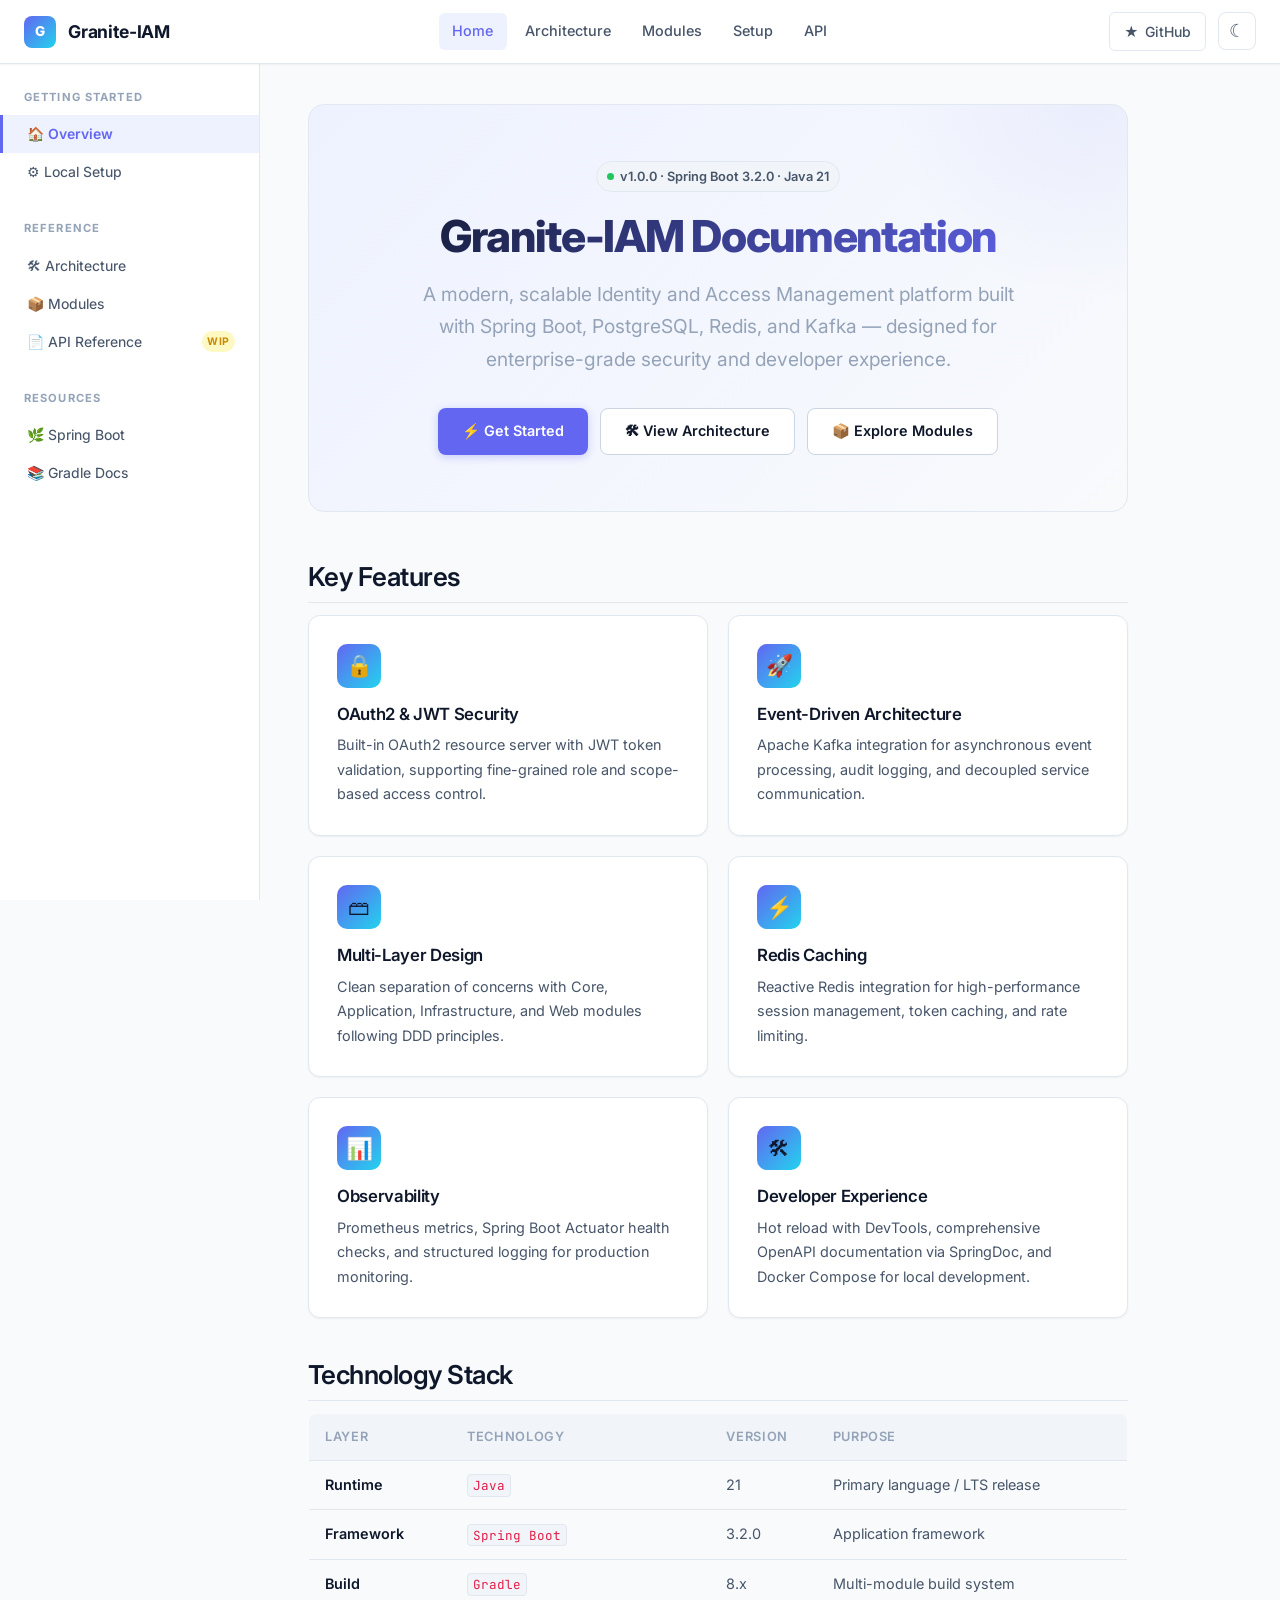
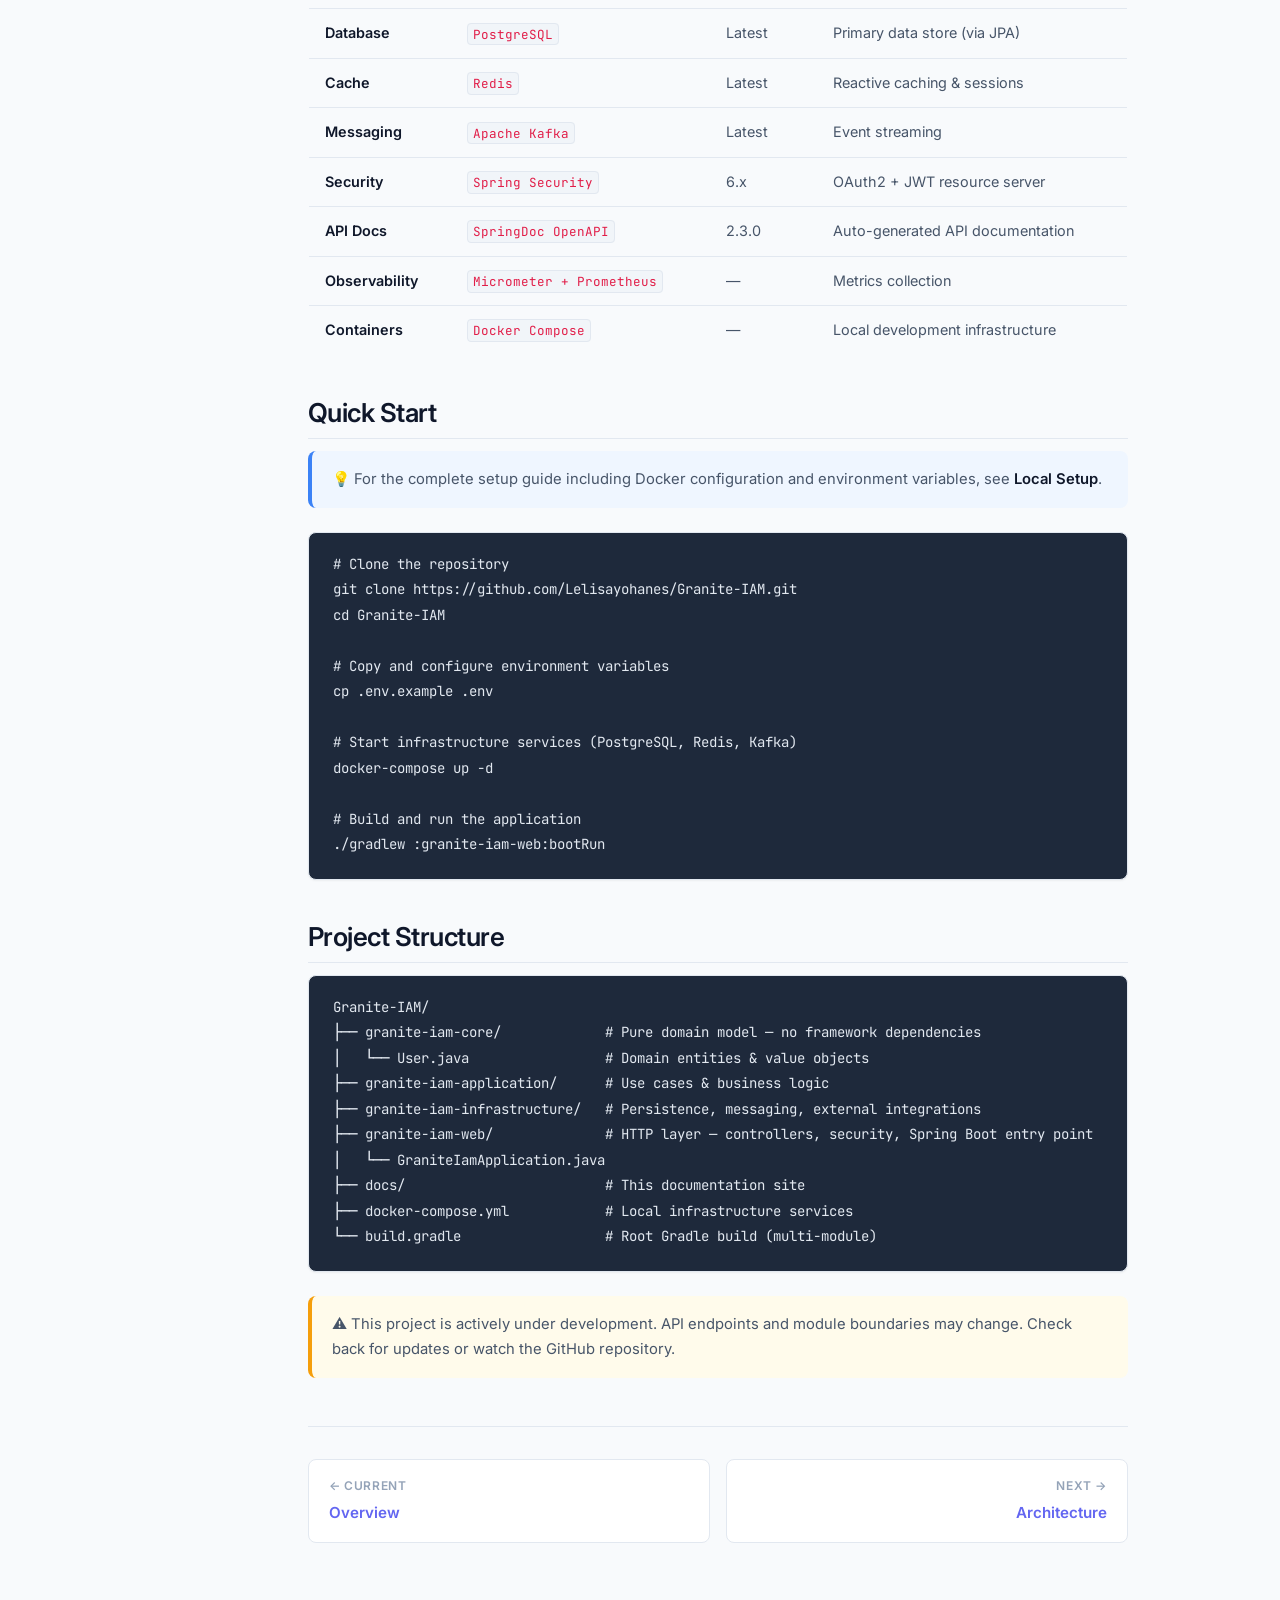
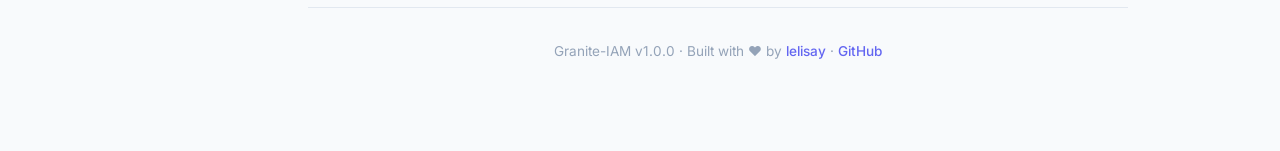
<file: docs/index.html>
<!DOCTYPE html>
<html lang="en">
<head>
    <meta charset="UTF-8">
    <meta name="viewport" content="width=device-width, initial-scale=1.0">
    <title>Granite-IAM — Documentation</title>
    <meta name="description" content="Granite-IAM: A modern Identity and Access Management system built with Spring Boot 3 and Java 21.">
    <link rel="preconnect" href="https://fonts.googleapis.com">
    <link rel="preconnect" href="https://fonts.gstatic.com" crossorigin>
    <link href="https://fonts.googleapis.com/css2?family=Inter:wght@400;500;600;700;800&family=JetBrains+Mono:wght@400;500;600&display=swap" rel="stylesheet">
    <link rel="stylesheet" href="assets/style.css">
</head>
<body>

<!-- ======================================================================
     HEADER
     ====================================================================== -->
<header class="site-header">
    <div class="header-inner">
        <a href="index.html" class="header-brand">
            <span class="brand-logo">G</span>
            Granite-IAM
        </a>

        <nav class="header-nav">
            <a href="index.html" class="active">Home</a>
            <a href="architecture.html">Architecture</a>
            <a href="modules.html">Modules</a>
            <a href="setup.html">Setup</a>
            <a href="api.html">API</a>
        </nav>

        <div class="header-actions">
            <a href="https://github.com/Lelisayohanes/Granite-IAM" class="github-link" target="_blank" rel="noopener">
                &#9733; <span>GitHub</span>
            </a>
            <button class="theme-toggle" aria-label="Toggle dark mode">&#9790;</button>
            <button class="mobile-menu-toggle" aria-label="Open navigation">&#9776;</button>
        </div>
    </div>
</header>

<!-- ======================================================================
     SIDEBAR
     ====================================================================== -->
<div class="sidebar-overlay"></div>
<aside class="sidebar">
    <div class="sidebar-section">
        <div class="sidebar-heading">Getting Started</div>
        <ul class="sidebar-nav">
            <li><a href="index.html" class="active">&#127968; Overview</a></li>
            <li><a href="setup.html">&#9881; Local Setup</a></li>
        </ul>
    </div>

    <div class="sidebar-section">
        <div class="sidebar-heading">Reference</div>
        <ul class="sidebar-nav">
            <li><a href="architecture.html">&#128736; Architecture</a></li>
            <li><a href="modules.html">&#128230; Modules</a></li>
            <li><a href="api.html">&#128196; API Reference <span class="sidebar-badge wip">WIP</span></a></li>
        </ul>
    </div>

    <div class="sidebar-section">
        <div class="sidebar-heading">Resources</div>
        <ul class="sidebar-nav">
            <li><a href="https://spring.io/projects/spring-boot" target="_blank" rel="noopener">&#127807; Spring Boot</a></li>
            <li><a href="https://docs.gradle.org/" target="_blank" rel="noopener">&#128218; Gradle Docs</a></li>
        </ul>
    </div>
</aside>

<!-- ======================================================================
     MAIN CONTENT
     ====================================================================== -->
<div class="page-wrapper">
    <main class="main-content">
        <div class="content-container">

            <!-- Hero -->
            <div class="hero">
                <div class="version-badge">
                    <span class="dot"></span>
                    v1.0.0 &middot; Spring Boot 3.2.0 &middot; Java 21
                </div>
                <h1>Granite-IAM Documentation</h1>
                <p class="hero-subtitle">
                    A modern, scalable Identity and Access Management platform built with
                    Spring Boot, PostgreSQL, Redis, and Kafka — designed for enterprise-grade
                    security and developer experience.
                </p>
                <div class="hero-actions">
                    <a href="setup.html" class="btn btn-primary">&#9889; Get Started</a>
                    <a href="architecture.html" class="btn btn-secondary">&#128736; View Architecture</a>
                    <a href="modules.html" class="btn btn-secondary">&#128230; Explore Modules</a>
                </div>
            </div>

            <!-- Feature Grid -->
            <h2>Key Features</h2>
            <div class="card-grid">

                <div class="feature-card">
                    <div class="feature-icon">&#128274;</div>
                    <h3>OAuth2 &amp; JWT Security</h3>
                    <p>Built-in OAuth2 resource server with JWT token validation, supporting fine-grained role and scope-based access control.</p>
                </div>

                <div class="feature-card">
                    <div class="feature-icon">&#128640;</div>
                    <h3>Event-Driven Architecture</h3>
                    <p>Apache Kafka integration for asynchronous event processing, audit logging, and decoupled service communication.</p>
                </div>

                <div class="feature-card">
                    <div class="feature-icon">&#128451;</div>
                    <h3>Multi-Layer Design</h3>
                    <p>Clean separation of concerns with Core, Application, Infrastructure, and Web modules following DDD principles.</p>
                </div>

                <div class="feature-card">
                    <div class="feature-icon">&#9889;</div>
                    <h3>Redis Caching</h3>
                    <p>Reactive Redis integration for high-performance session management, token caching, and rate limiting.</p>
                </div>

                <div class="feature-card">
                    <div class="feature-icon">&#128202;</div>
                    <h3>Observability</h3>
                    <p>Prometheus metrics, Spring Boot Actuator health checks, and structured logging for production monitoring.</p>
                </div>

                <div class="feature-card">
                    <div class="feature-icon">&#128736;</div>
                    <h3>Developer Experience</h3>
                    <p>Hot reload with DevTools, comprehensive OpenAPI documentation via SpringDoc, and Docker Compose for local development.</p>
                </div>

            </div>

            <!-- Tech Stack -->
            <h2>Technology Stack</h2>
            <table>
                <thead>
                    <tr>
                        <th>Layer</th>
                        <th>Technology</th>
                        <th>Version</th>
                        <th>Purpose</th>
                    </tr>
                </thead>
                <tbody>
                    <tr>
                        <td><strong>Runtime</strong></td>
                        <td><code>Java</code></td>
                        <td>21</td>
                        <td>Primary language / LTS release</td>
                    </tr>
                    <tr>
                        <td><strong>Framework</strong></td>
                        <td><code>Spring Boot</code></td>
                        <td>3.2.0</td>
                        <td>Application framework</td>
                    </tr>
                    <tr>
                        <td><strong>Build</strong></td>
                        <td><code>Gradle</code></td>
                        <td>8.x</td>
                        <td>Multi-module build system</td>
                    </tr>
                    <tr>
                        <td><strong>Database</strong></td>
                        <td><code>PostgreSQL</code></td>
                        <td>Latest</td>
                        <td>Primary data store (via JPA)</td>
                    </tr>
                    <tr>
                        <td><strong>Cache</strong></td>
                        <td><code>Redis</code></td>
                        <td>Latest</td>
                        <td>Reactive caching &amp; sessions</td>
                    </tr>
                    <tr>
                        <td><strong>Messaging</strong></td>
                        <td><code>Apache Kafka</code></td>
                        <td>Latest</td>
                        <td>Event streaming</td>
                    </tr>
                    <tr>
                        <td><strong>Security</strong></td>
                        <td><code>Spring Security</code></td>
                        <td>6.x</td>
                        <td>OAuth2 + JWT resource server</td>
                    </tr>
                    <tr>
                        <td><strong>API Docs</strong></td>
                        <td><code>SpringDoc OpenAPI</code></td>
                        <td>2.3.0</td>
                        <td>Auto-generated API documentation</td>
                    </tr>
                    <tr>
                        <td><strong>Observability</strong></td>
                        <td><code>Micrometer + Prometheus</code></td>
                        <td>—</td>
                        <td>Metrics collection</td>
                    </tr>
                    <tr>
                        <td><strong>Containers</strong></td>
                        <td><code>Docker Compose</code></td>
                        <td>—</td>
                        <td>Local development infrastructure</td>
                    </tr>
                </tbody>
            </table>

            <!-- Quick Start -->
            <h2>Quick Start</h2>
            <div class="alert alert-info">
                <p>&#128161; For the complete setup guide including Docker configuration and environment variables,
                see <a href="setup.html"><strong>Local Setup</strong></a>.</p>
            </div>
<pre><code># Clone the repository
git clone https://github.com/Lelisayohanes/Granite-IAM.git
cd Granite-IAM

# Copy and configure environment variables
cp .env.example .env

# Start infrastructure services (PostgreSQL, Redis, Kafka)
docker-compose up -d

# Build and run the application
./gradlew :granite-iam-web:bootRun</code></pre>

            <!-- Project Structure Overview -->
            <h2>Project Structure</h2>
<pre><code>Granite-IAM/
├── granite-iam-core/             # Pure domain model — no framework dependencies
│   └── User.java                 # Domain entities &amp; value objects
├── granite-iam-application/      # Use cases &amp; business logic
├── granite-iam-infrastructure/   # Persistence, messaging, external integrations
├── granite-iam-web/              # HTTP layer — controllers, security, Spring Boot entry point
│   └── GraniteIamApplication.java
├── docs/                         # This documentation site
├── docker-compose.yml            # Local infrastructure services
└── build.gradle                  # Root Gradle build (multi-module)</code></pre>

            <div class="alert alert-warning">
                <p>&#9888;&#65039; This project is actively under development. API endpoints and module boundaries
                may change. Check back for updates or watch the GitHub repository.</p>
            </div>

            <!-- Prev / Next -->
            <nav class="page-nav">
                <a href="index.html">
                    <span class="nav-label">&#8592; Current</span>
                    <span class="nav-title">Overview</span>
                </a>
                <a href="architecture.html">
                    <span class="nav-label">Next &#8594;</span>
                    <span class="nav-title">Architecture</span>
                </a>
            </nav>

            <!-- Footer -->
            <footer class="page-footer">
                <p>Granite-IAM v1.0.0 &middot; Built with &#9829; by <a href="#">lelisay</a> &middot; <a href="https://github.com/Lelisayohanes/Granite-IAM" target="_blank" rel="noopener">GitHub</a></p>
            </footer>

        </div>
    </main>
</div>

<script src="assets/script.js"></script>
</body>
</html>
</file>
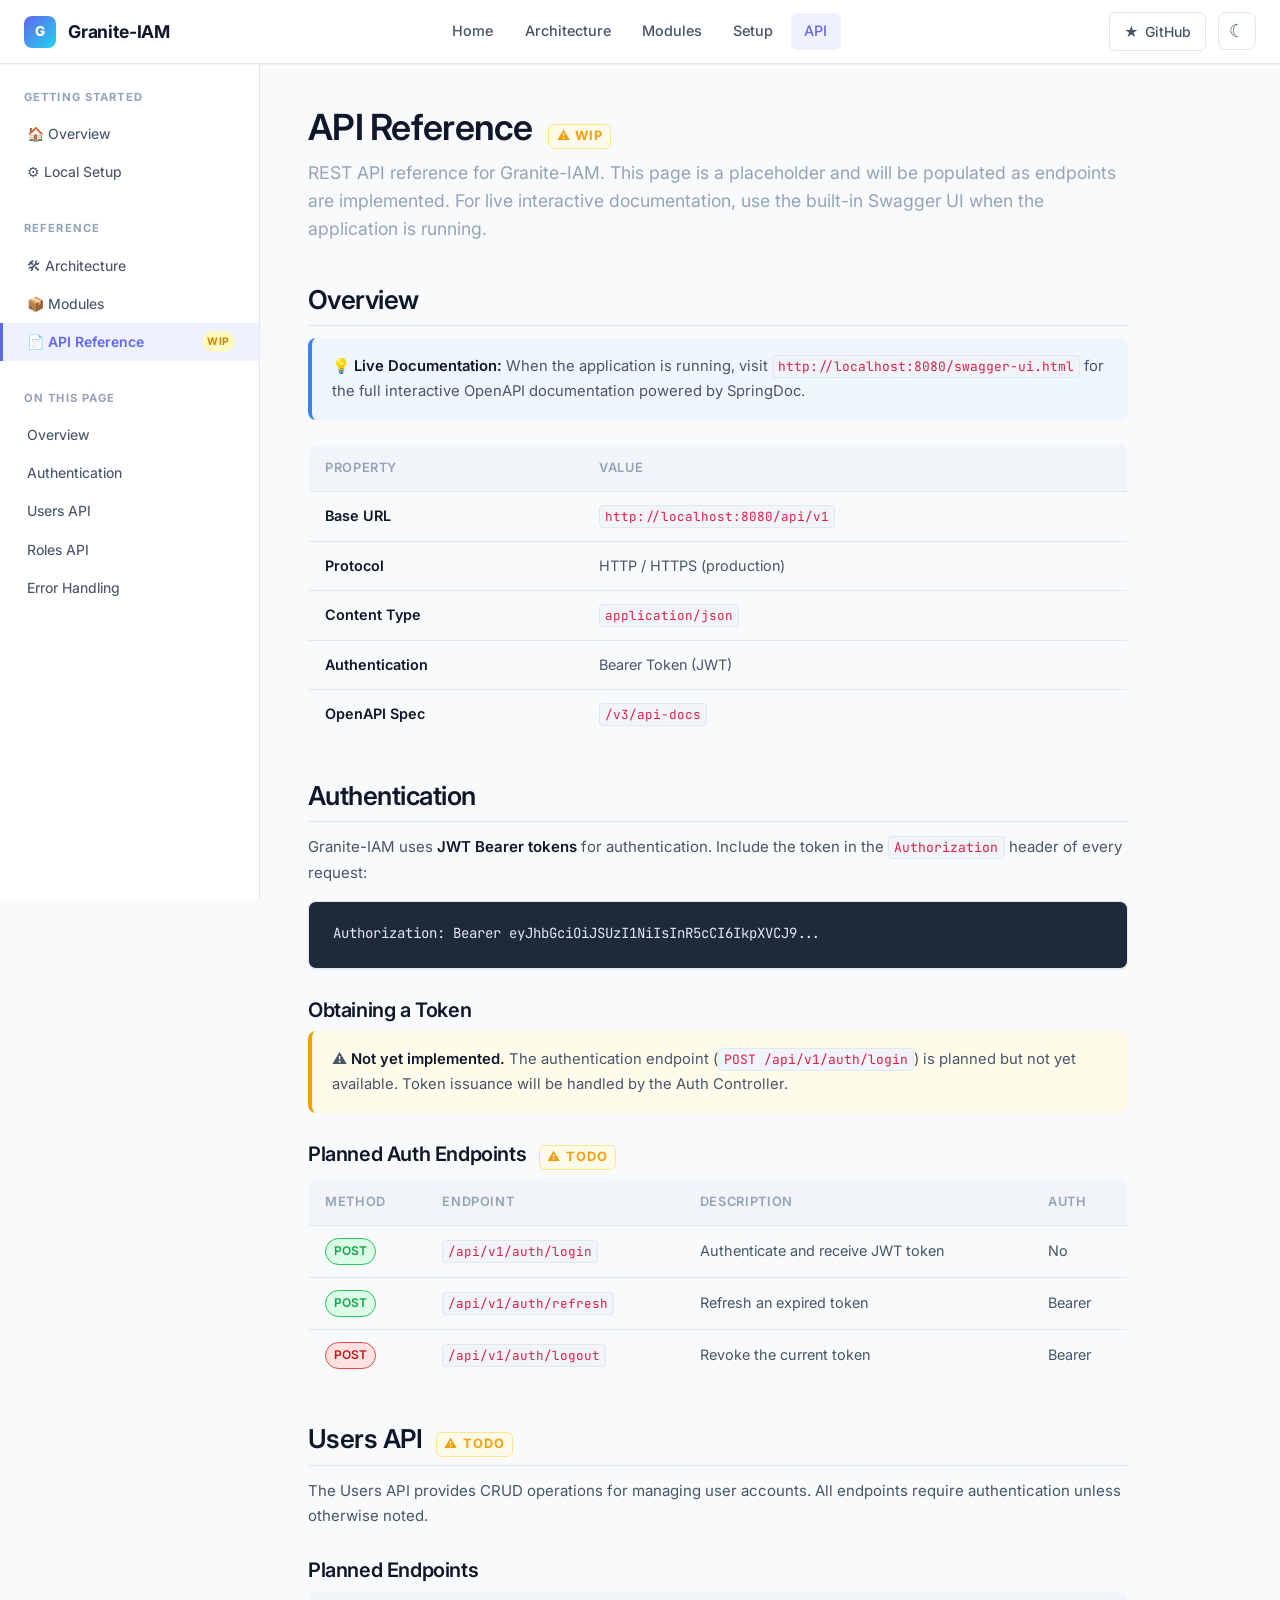
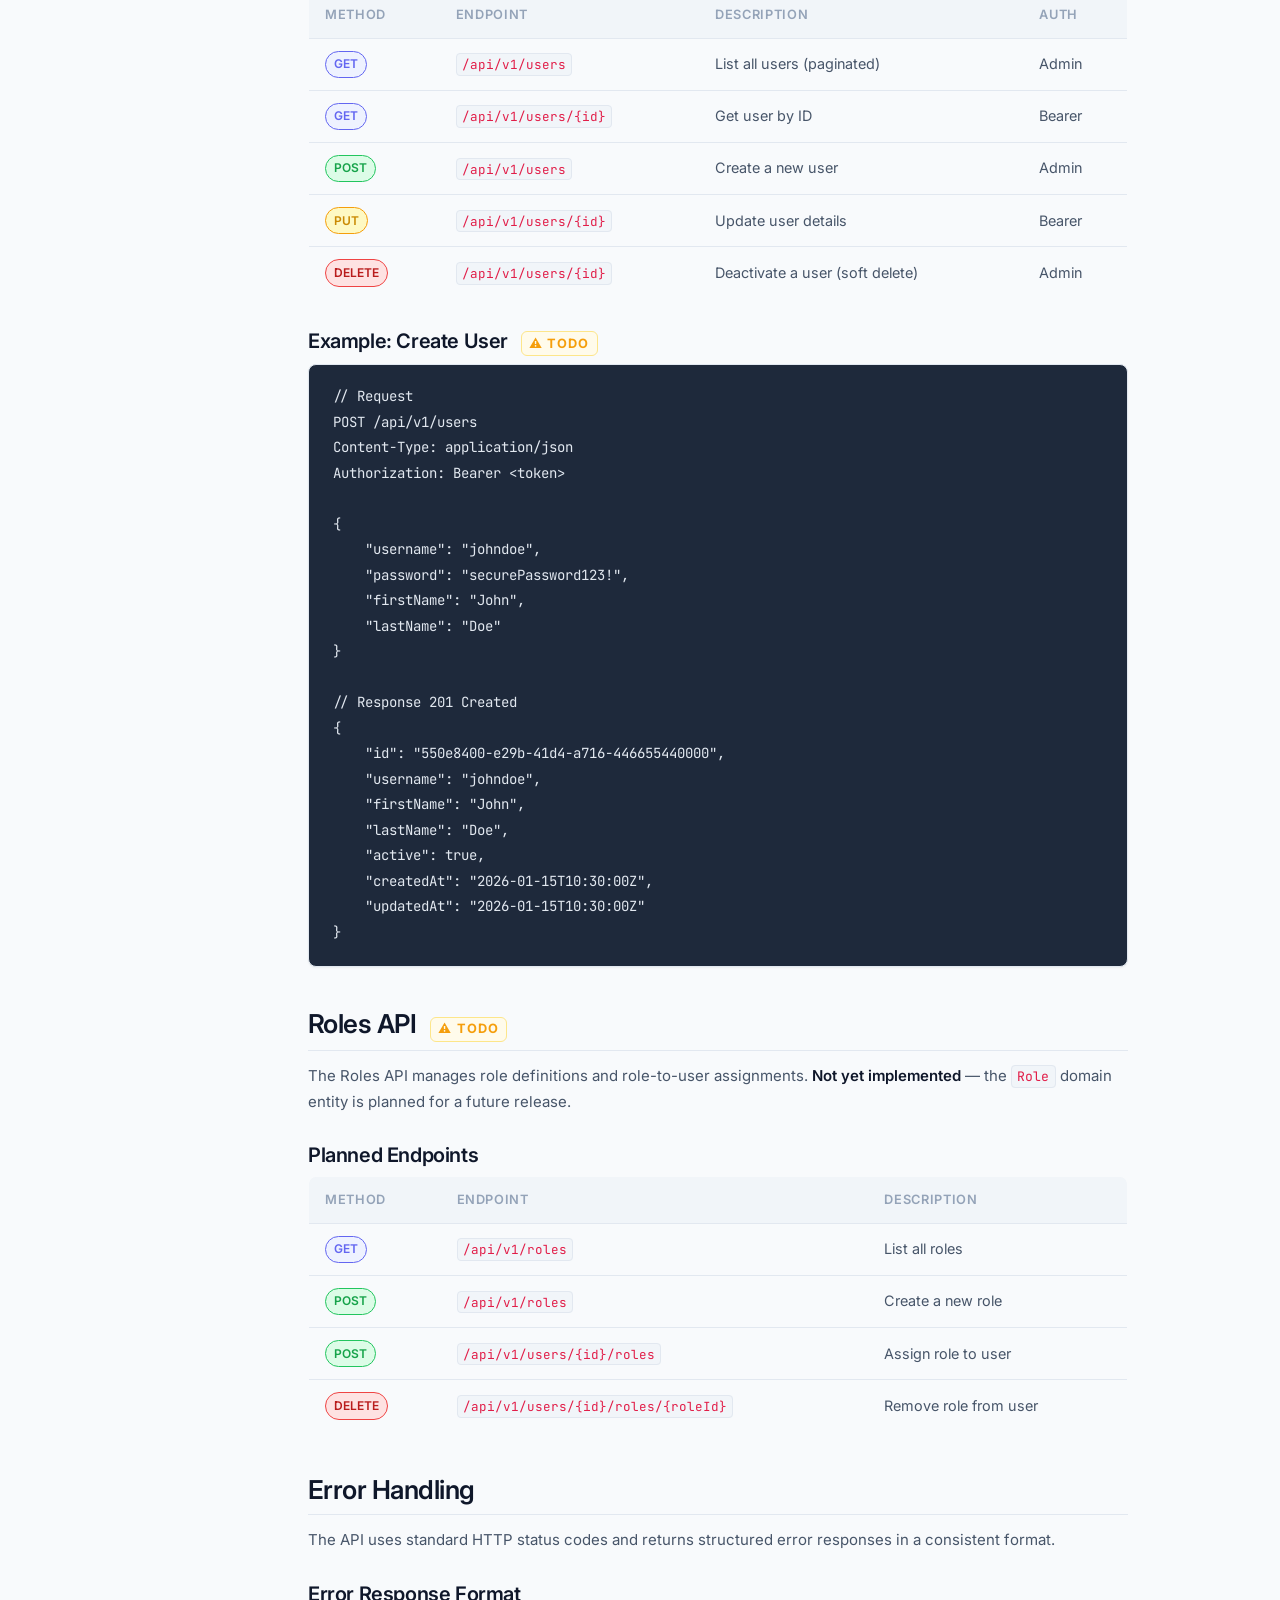
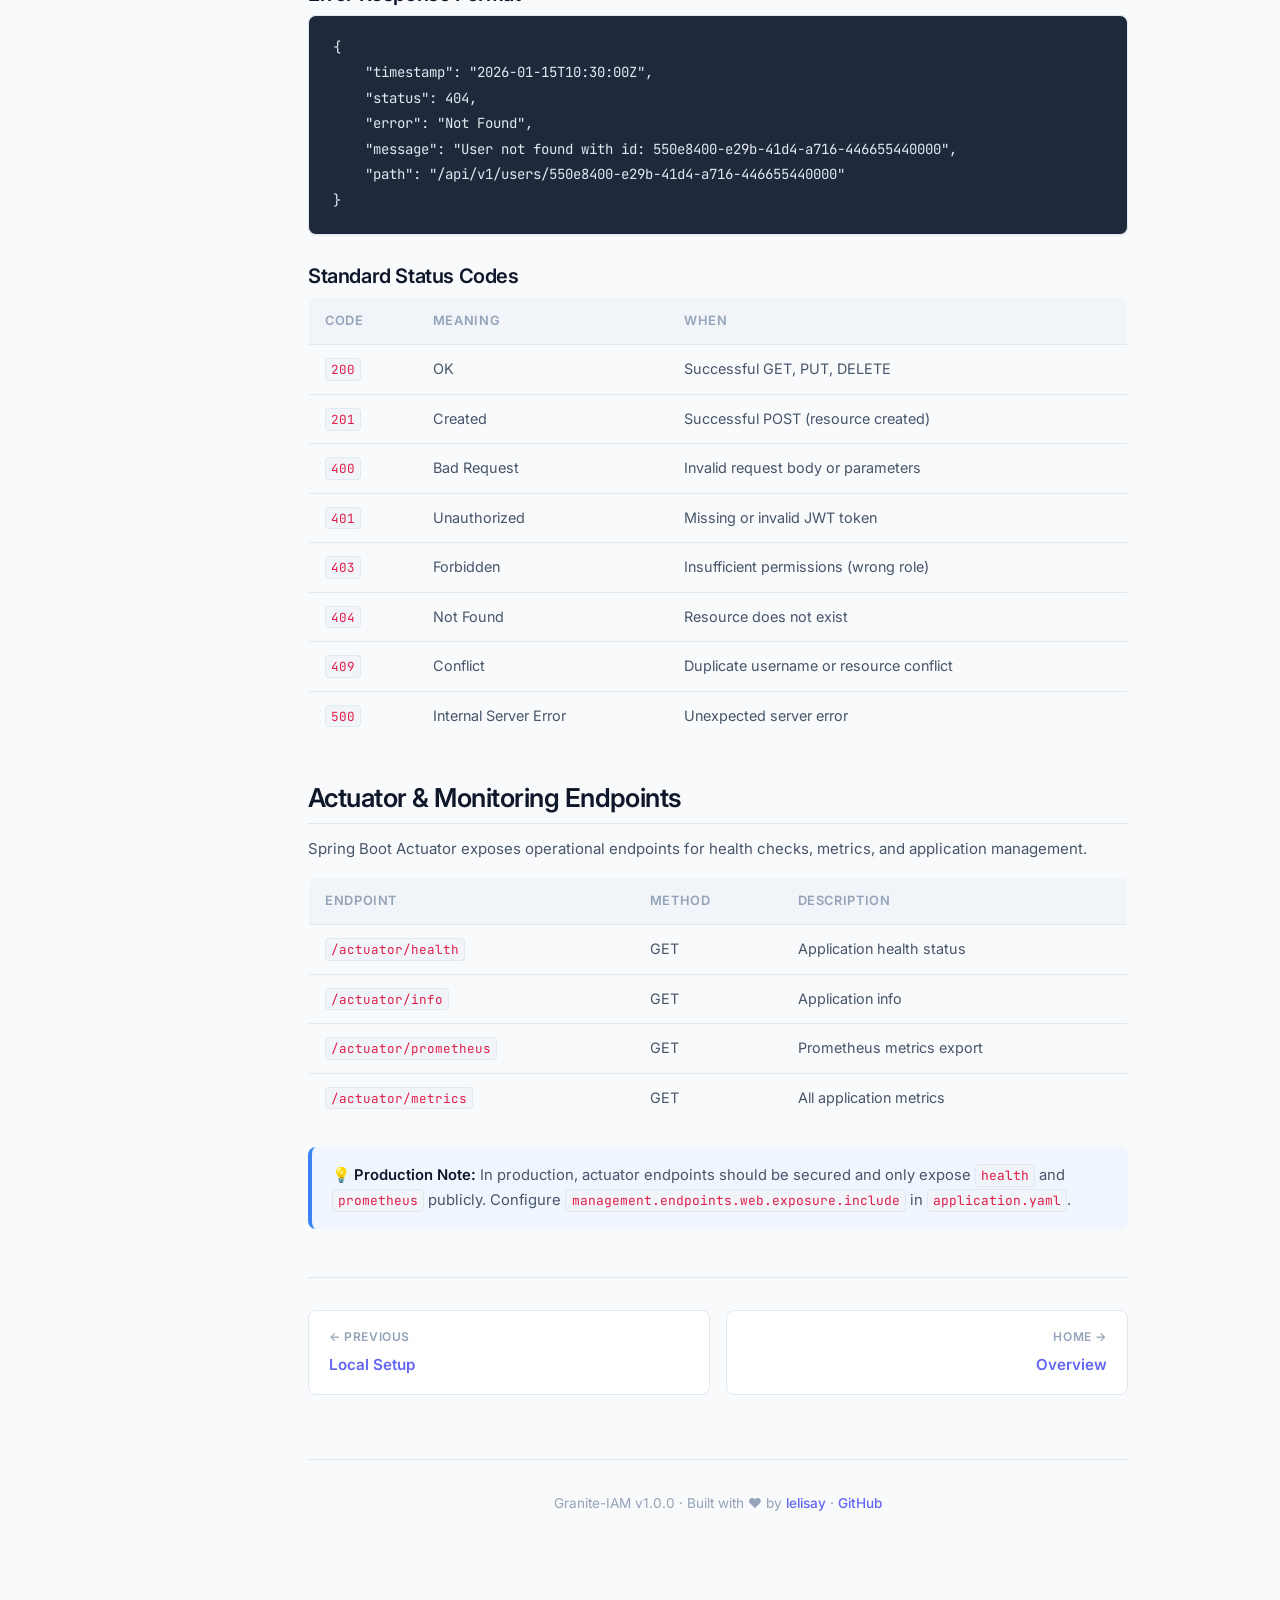
<file: docs/api.html>
<!DOCTYPE html>
<html lang="en">
<head>
    <meta charset="UTF-8">
    <meta name="viewport" content="width=device-width, initial-scale=1.0">
    <title>API Reference — Granite-IAM Documentation</title>
    <meta name="description" content="API reference documentation for Granite-IAM.">
    <link rel="preconnect" href="https://fonts.googleapis.com">
    <link rel="preconnect" href="https://fonts.gstatic.com" crossorigin>
    <link href="https://fonts.googleapis.com/css2?family=Inter:wght@400;500;600;700;800&family=JetBrains+Mono:wght@400;500;600&display=swap" rel="stylesheet">
    <link rel="stylesheet" href="assets/style.css">
</head>
<body>

<!-- ======================================================================
     HEADER
     ====================================================================== -->
<header class="site-header">
    <div class="header-inner">
        <a href="index.html" class="header-brand">
            <span class="brand-logo">G</span>
            Granite-IAM
        </a>

        <nav class="header-nav">
            <a href="index.html">Home</a>
            <a href="architecture.html">Architecture</a>
            <a href="modules.html">Modules</a>
            <a href="setup.html">Setup</a>
            <a href="api.html" class="active">API</a>
        </nav>

        <div class="header-actions">
            <a href="https://github.com/your-org/Granite-IAM" class="github-link" target="_blank" rel="noopener">
                &#9733; <span>GitHub</span>
            </a>
            <button class="theme-toggle" aria-label="Toggle dark mode">&#9790;</button>
            <button class="mobile-menu-toggle" aria-label="Open navigation">&#9776;</button>
        </div>
    </div>
</header>

<!-- ======================================================================
     SIDEBAR
     ====================================================================== -->
<div class="sidebar-overlay"></div>
<aside class="sidebar">
    <div class="sidebar-section">
        <div class="sidebar-heading">Getting Started</div>
        <ul class="sidebar-nav">
            <li><a href="index.html">&#127968; Overview</a></li>
            <li><a href="setup.html">&#9881; Local Setup</a></li>
        </ul>
    </div>

    <div class="sidebar-section">
        <div class="sidebar-heading">Reference</div>
        <ul class="sidebar-nav">
            <li><a href="architecture.html">&#128736; Architecture</a></li>
            <li><a href="modules.html">&#128230; Modules</a></li>
            <li><a href="api.html" class="active">&#128196; API Reference <span class="sidebar-badge wip">WIP</span></a></li>
        </ul>
    </div>

    <div class="sidebar-section">
        <div class="sidebar-heading">On This Page</div>
        <ul class="sidebar-nav">
            <li><a href="#overview">Overview</a></li>
            <li><a href="#authentication">Authentication</a></li>
            <li><a href="#users">Users API</a></li>
            <li><a href="#roles">Roles API</a></li>
            <li><a href="#errors">Error Handling</a></li>
        </ul>
    </div>
</aside>

<!-- ======================================================================
     MAIN CONTENT
     ====================================================================== -->
<div class="page-wrapper">
    <main class="main-content">
        <div class="content-container">

            <!-- Page Header -->
            <div class="page-header">
                <h1>API Reference <span class="todo-marker">&#9888; WIP</span></h1>
                <p class="page-subtitle">
                    REST API reference for Granite-IAM. This page is a placeholder and will be populated
                    as endpoints are implemented. For live interactive documentation, use the built-in
                    Swagger UI when the application is running.
                </p>
            </div>

            <!-- Overview -->
            <h2 id="overview">Overview</h2>

            <div class="alert alert-info">
                <p>&#128161; <strong>Live Documentation:</strong> When the application is running, visit
                <a href="http://localhost:8080/swagger-ui.html" target="_blank"><code>http://localhost:8080/swagger-ui.html</code></a>
                for the full interactive OpenAPI documentation powered by SpringDoc.</p>
            </div>

            <table>
                <thead>
                    <tr>
                        <th>Property</th>
                        <th>Value</th>
                    </tr>
                </thead>
                <tbody>
                    <tr>
                        <td><strong>Base URL</strong></td>
                        <td><code>http://localhost:8080/api/v1</code></td>
                    </tr>
                    <tr>
                        <td><strong>Protocol</strong></td>
                        <td>HTTP / HTTPS (production)</td>
                    </tr>
                    <tr>
                        <td><strong>Content Type</strong></td>
                        <td><code>application/json</code></td>
                    </tr>
                    <tr>
                        <td><strong>Authentication</strong></td>
                        <td>Bearer Token (JWT)</td>
                    </tr>
                    <tr>
                        <td><strong>OpenAPI Spec</strong></td>
                        <td><code>/v3/api-docs</code></td>
                    </tr>
                </tbody>
            </table>

            <!-- Authentication -->
            <h2 id="authentication">Authentication</h2>
            <p>
                Granite-IAM uses <strong>JWT Bearer tokens</strong> for authentication. Include the token
                in the <code>Authorization</code> header of every request:
            </p>

<pre><code>Authorization: Bearer eyJhbGciOiJSUzI1NiIsInR5cCI6IkpXVCJ9...</code></pre>

            <h3>Obtaining a Token</h3>
            <div class="alert alert-warning">
                <p>&#9888;&#65039; <strong>Not yet implemented.</strong> The authentication endpoint (<code>POST /api/v1/auth/login</code>)
                is planned but not yet available. Token issuance will be handled by the Auth Controller.</p>
            </div>

            <h3>Planned Auth Endpoints <span class="todo-marker">&#9888; TODO</span></h3>
            <table>
                <thead>
                    <tr>
                        <th>Method</th>
                        <th>Endpoint</th>
                        <th>Description</th>
                        <th>Auth</th>
                    </tr>
                </thead>
                <tbody>
                    <tr>
                        <td><span class="tag tag-success">POST</span></td>
                        <td><code>/api/v1/auth/login</code></td>
                        <td>Authenticate and receive JWT token</td>
                        <td>No</td>
                    </tr>
                    <tr>
                        <td><span class="tag tag-success">POST</span></td>
                        <td><code>/api/v1/auth/refresh</code></td>
                        <td>Refresh an expired token</td>
                        <td>Bearer</td>
                    </tr>
                    <tr>
                        <td><span class="tag tag-danger">POST</span></td>
                        <td><code>/api/v1/auth/logout</code></td>
                        <td>Revoke the current token</td>
                        <td>Bearer</td>
                    </tr>
                </tbody>
            </table>

            <!-- Users API -->
            <h2 id="users">Users API <span class="todo-marker">&#9888; TODO</span></h2>
            <p>
                The Users API provides CRUD operations for managing user accounts.
                All endpoints require authentication unless otherwise noted.
            </p>

            <h3>Planned Endpoints</h3>
            <table>
                <thead>
                    <tr>
                        <th>Method</th>
                        <th>Endpoint</th>
                        <th>Description</th>
                        <th>Auth</th>
                    </tr>
                </thead>
                <tbody>
                    <tr>
                        <td><span class="tag tag-primary">GET</span></td>
                        <td><code>/api/v1/users</code></td>
                        <td>List all users (paginated)</td>
                        <td>Admin</td>
                    </tr>
                    <tr>
                        <td><span class="tag tag-primary">GET</span></td>
                        <td><code>/api/v1/users/{id}</code></td>
                        <td>Get user by ID</td>
                        <td>Bearer</td>
                    </tr>
                    <tr>
                        <td><span class="tag tag-success">POST</span></td>
                        <td><code>/api/v1/users</code></td>
                        <td>Create a new user</td>
                        <td>Admin</td>
                    </tr>
                    <tr>
                        <td><span class="tag tag-warning">PUT</span></td>
                        <td><code>/api/v1/users/{id}</code></td>
                        <td>Update user details</td>
                        <td>Bearer</td>
                    </tr>
                    <tr>
                        <td><span class="tag tag-danger">DELETE</span></td>
                        <td><code>/api/v1/users/{id}</code></td>
                        <td>Deactivate a user (soft delete)</td>
                        <td>Admin</td>
                    </tr>
                </tbody>
            </table>

            <h3>Example: Create User <span class="todo-marker">&#9888; TODO</span></h3>
<pre><code>// Request
POST /api/v1/users
Content-Type: application/json
Authorization: Bearer &lt;token&gt;

{
    "username": "johndoe",
    "password": "securePassword123!",
    "firstName": "John",
    "lastName": "Doe"
}

// Response 201 Created
{
    "id": "550e8400-e29b-41d4-a716-446655440000",
    "username": "johndoe",
    "firstName": "John",
    "lastName": "Doe",
    "active": true,
    "createdAt": "2026-01-15T10:30:00Z",
    "updatedAt": "2026-01-15T10:30:00Z"
}</code></pre>

            <!-- Roles API -->
            <h2 id="roles">Roles API <span class="todo-marker">&#9888; TODO</span></h2>
            <p>
                The Roles API manages role definitions and role-to-user assignments.
                <strong>Not yet implemented</strong> — the <code>Role</code> domain entity
                is planned for a future release.
            </p>

            <h3>Planned Endpoints</h3>
            <table>
                <thead>
                    <tr>
                        <th>Method</th>
                        <th>Endpoint</th>
                        <th>Description</th>
                    </tr>
                </thead>
                <tbody>
                    <tr>
                        <td><span class="tag tag-primary">GET</span></td>
                        <td><code>/api/v1/roles</code></td>
                        <td>List all roles</td>
                    </tr>
                    <tr>
                        <td><span class="tag tag-success">POST</span></td>
                        <td><code>/api/v1/roles</code></td>
                        <td>Create a new role</td>
                    </tr>
                    <tr>
                        <td><span class="tag tag-success">POST</span></td>
                        <td><code>/api/v1/users/{id}/roles</code></td>
                        <td>Assign role to user</td>
                    </tr>
                    <tr>
                        <td><span class="tag tag-danger">DELETE</span></td>
                        <td><code>/api/v1/users/{id}/roles/{roleId}</code></td>
                        <td>Remove role from user</td>
                    </tr>
                </tbody>
            </table>

            <!-- Error Handling -->
            <h2 id="errors">Error Handling</h2>
            <p>
                The API uses standard HTTP status codes and returns structured error responses
                in a consistent format.
            </p>

            <h3>Error Response Format</h3>
<pre><code>{
    "timestamp": "2026-01-15T10:30:00Z",
    "status": 404,
    "error": "Not Found",
    "message": "User not found with id: 550e8400-e29b-41d4-a716-446655440000",
    "path": "/api/v1/users/550e8400-e29b-41d4-a716-446655440000"
}</code></pre>

            <h3>Standard Status Codes</h3>
            <table>
                <thead>
                    <tr>
                        <th>Code</th>
                        <th>Meaning</th>
                        <th>When</th>
                    </tr>
                </thead>
                <tbody>
                    <tr>
                        <td><code>200</code></td>
                        <td>OK</td>
                        <td>Successful GET, PUT, DELETE</td>
                    </tr>
                    <tr>
                        <td><code>201</code></td>
                        <td>Created</td>
                        <td>Successful POST (resource created)</td>
                    </tr>
                    <tr>
                        <td><code>400</code></td>
                        <td>Bad Request</td>
                        <td>Invalid request body or parameters</td>
                    </tr>
                    <tr>
                        <td><code>401</code></td>
                        <td>Unauthorized</td>
                        <td>Missing or invalid JWT token</td>
                    </tr>
                    <tr>
                        <td><code>403</code></td>
                        <td>Forbidden</td>
                        <td>Insufficient permissions (wrong role)</td>
                    </tr>
                    <tr>
                        <td><code>404</code></td>
                        <td>Not Found</td>
                        <td>Resource does not exist</td>
                    </tr>
                    <tr>
                        <td><code>409</code></td>
                        <td>Conflict</td>
                        <td>Duplicate username or resource conflict</td>
                    </tr>
                    <tr>
                        <td><code>500</code></td>
                        <td>Internal Server Error</td>
                        <td>Unexpected server error</td>
                    </tr>
                </tbody>
            </table>

            <!-- Actuator Endpoints -->
            <h2>Actuator &amp; Monitoring Endpoints</h2>
            <p>
                Spring Boot Actuator exposes operational endpoints for health checks, metrics,
                and application management.
            </p>

            <table>
                <thead>
                    <tr>
                        <th>Endpoint</th>
                        <th>Method</th>
                        <th>Description</th>
                    </tr>
                </thead>
                <tbody>
                    <tr>
                        <td><code>/actuator/health</code></td>
                        <td>GET</td>
                        <td>Application health status</td>
                    </tr>
                    <tr>
                        <td><code>/actuator/info</code></td>
                        <td>GET</td>
                        <td>Application info</td>
                    </tr>
                    <tr>
                        <td><code>/actuator/prometheus</code></td>
                        <td>GET</td>
                        <td>Prometheus metrics export</td>
                    </tr>
                    <tr>
                        <td><code>/actuator/metrics</code></td>
                        <td>GET</td>
                        <td>All application metrics</td>
                    </tr>
                </tbody>
            </table>

            <div class="alert alert-info">
                <p>&#128161; <strong>Production Note:</strong> In production, actuator endpoints should be secured
                and only expose <code>health</code> and <code>prometheus</code> publicly. Configure
                <code>management.endpoints.web.exposure.include</code> in <code>application.yaml</code>.</p>
            </div>

            <!-- Prev / Next -->
            <nav class="page-nav">
                <a href="setup.html">
                    <span class="nav-label">&#8592; Previous</span>
                    <span class="nav-title">Local Setup</span>
                </a>
                <a href="index.html">
                    <span class="nav-label">Home &#8594;</span>
                    <span class="nav-title">Overview</span>
                </a>
            </nav>

            <!-- Footer -->
            <footer class="page-footer">
                <p>Granite-IAM v1.0.0 &middot; Built with &#9829; by <a href="#">lelisay</a> &middot; <a href="https://github.com/your-org/Granite-IAM" target="_blank" rel="noopener">GitHub</a></p>
            </footer>

        </div>
    </main>
</div>

<script src="assets/script.js"></script>
</body>
</html>
</file>
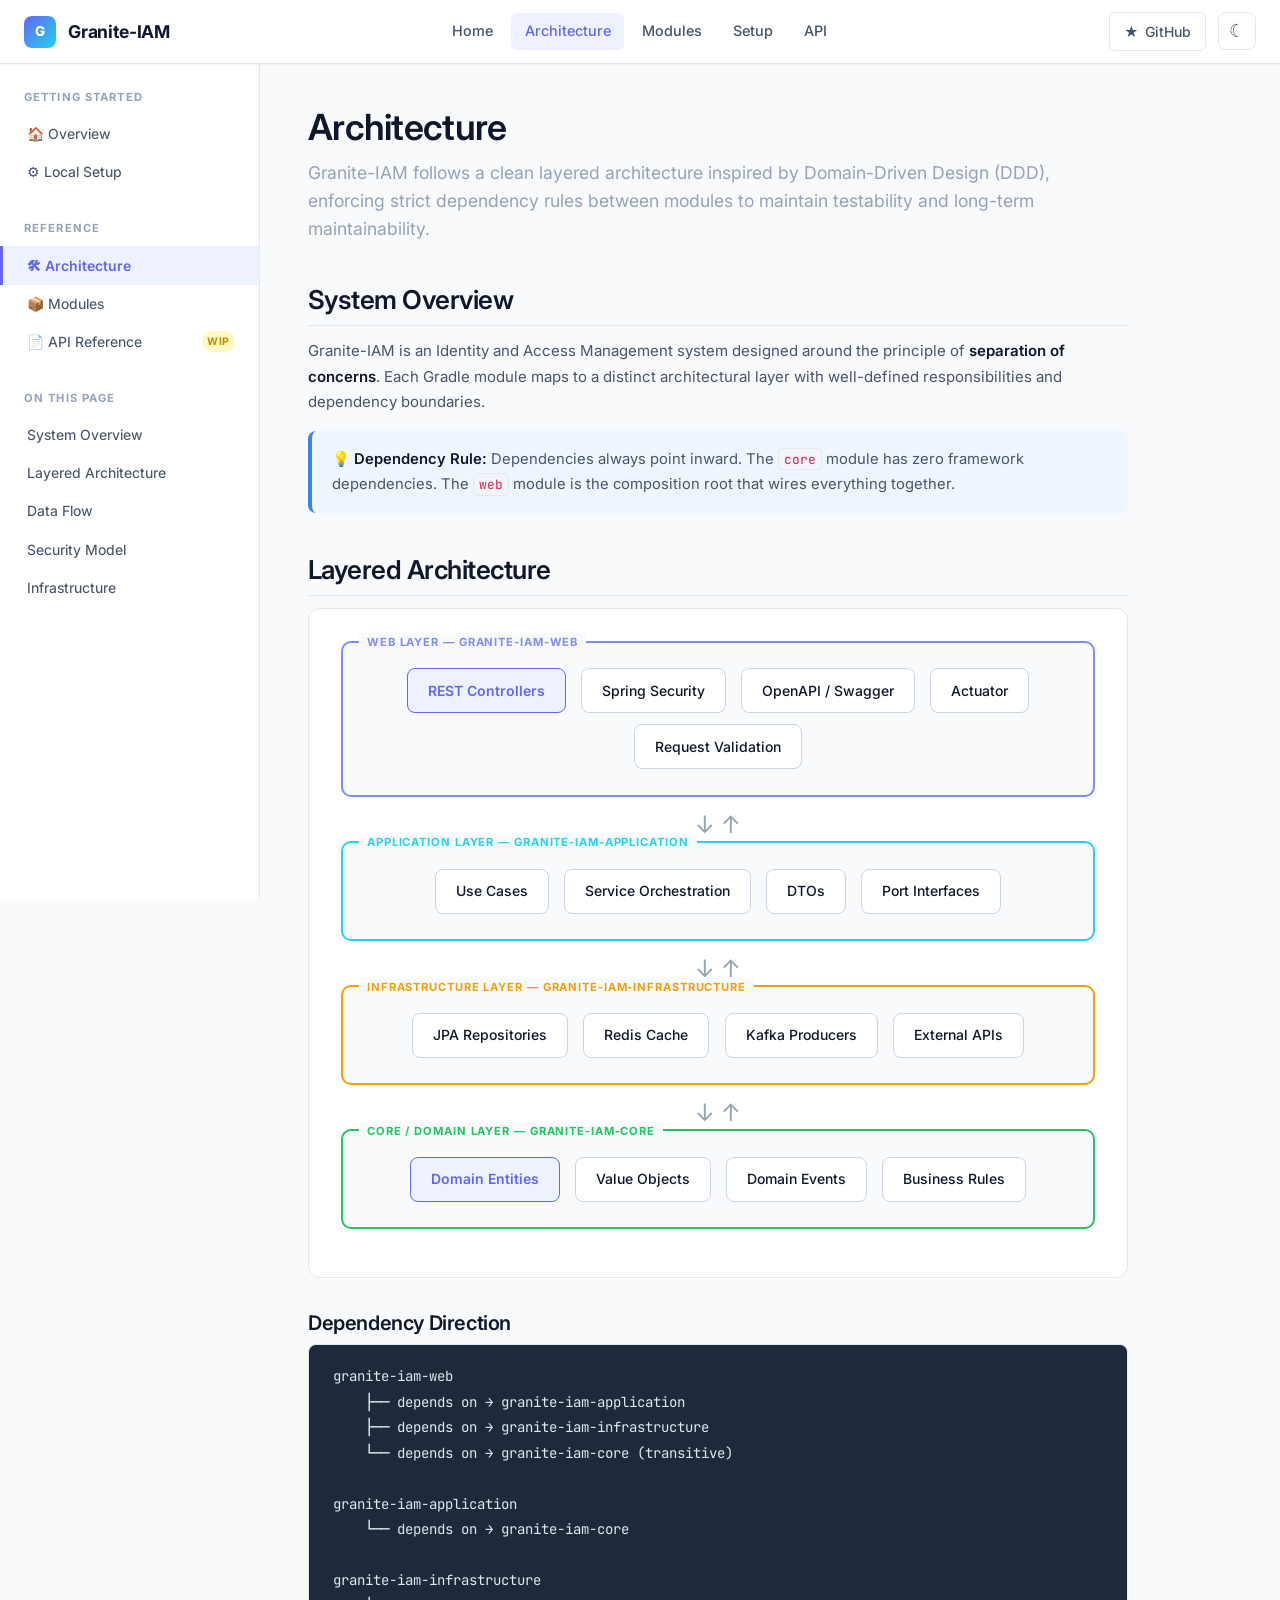
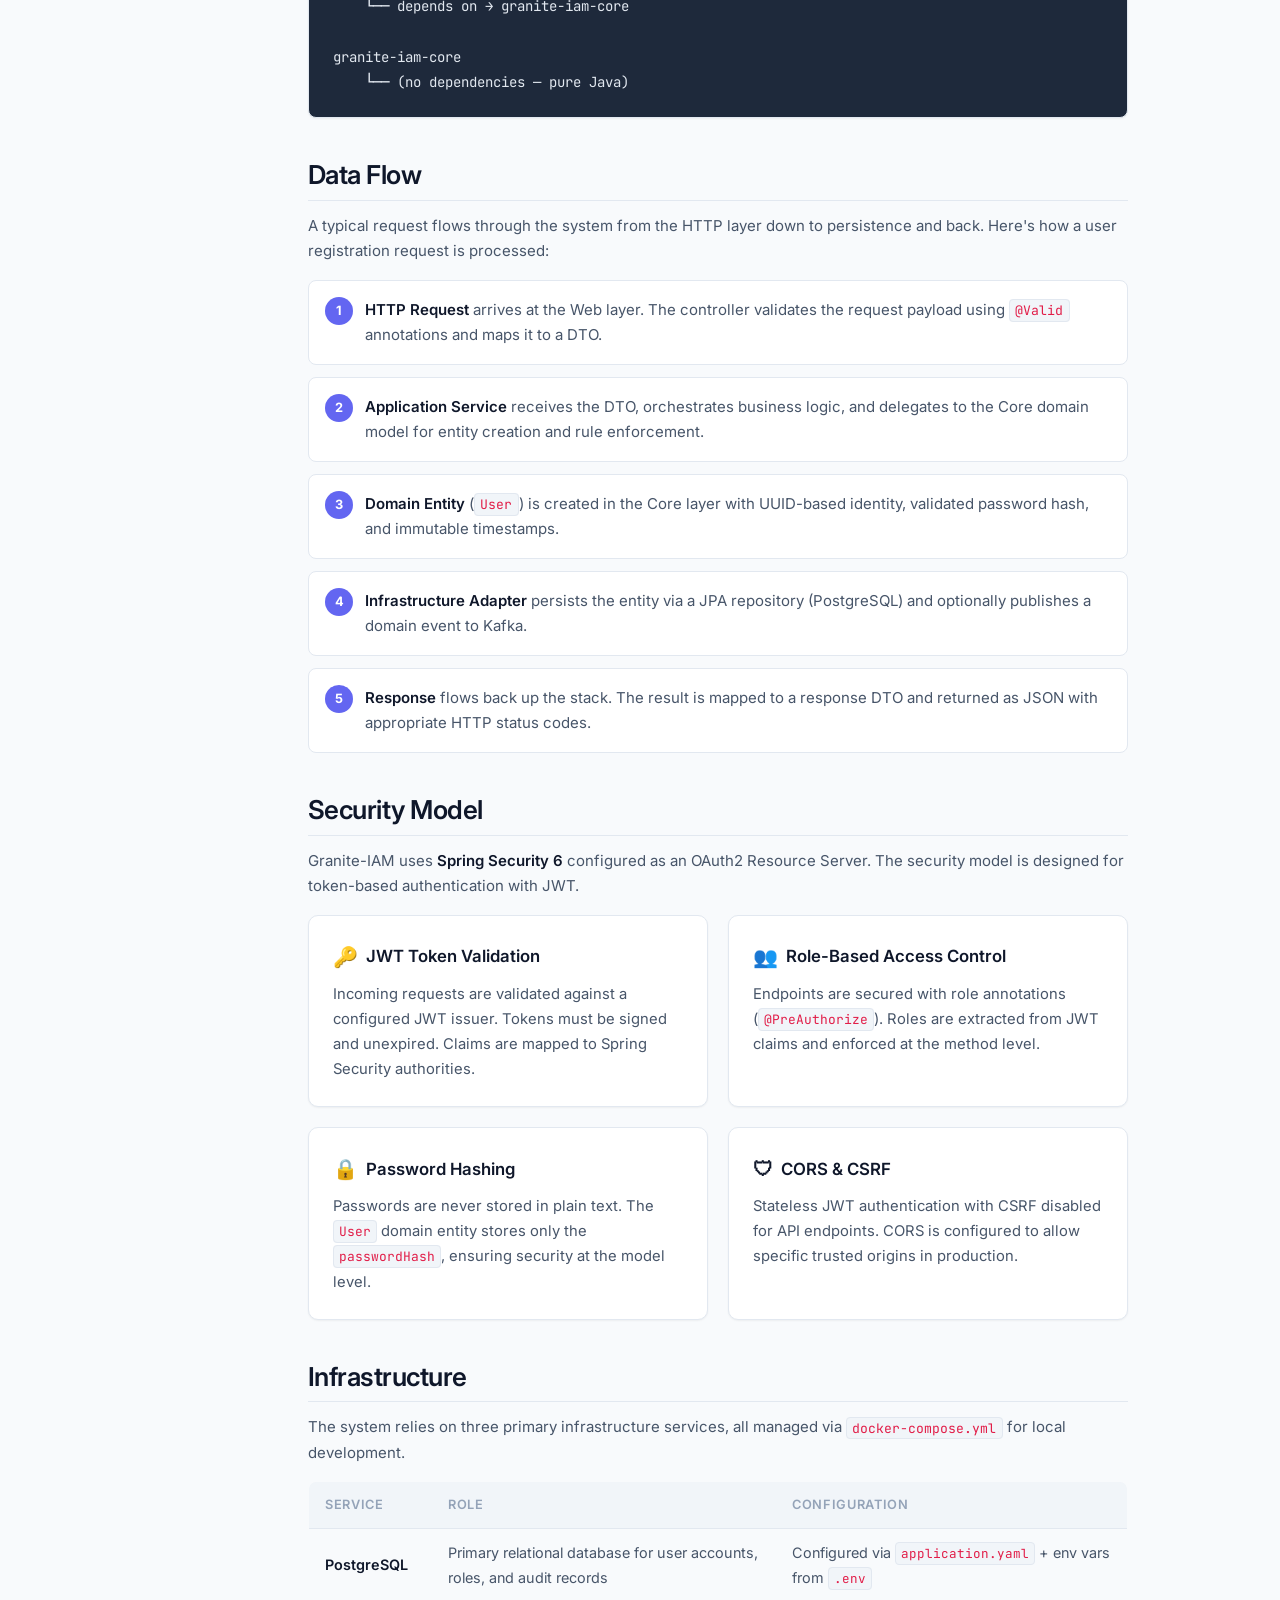
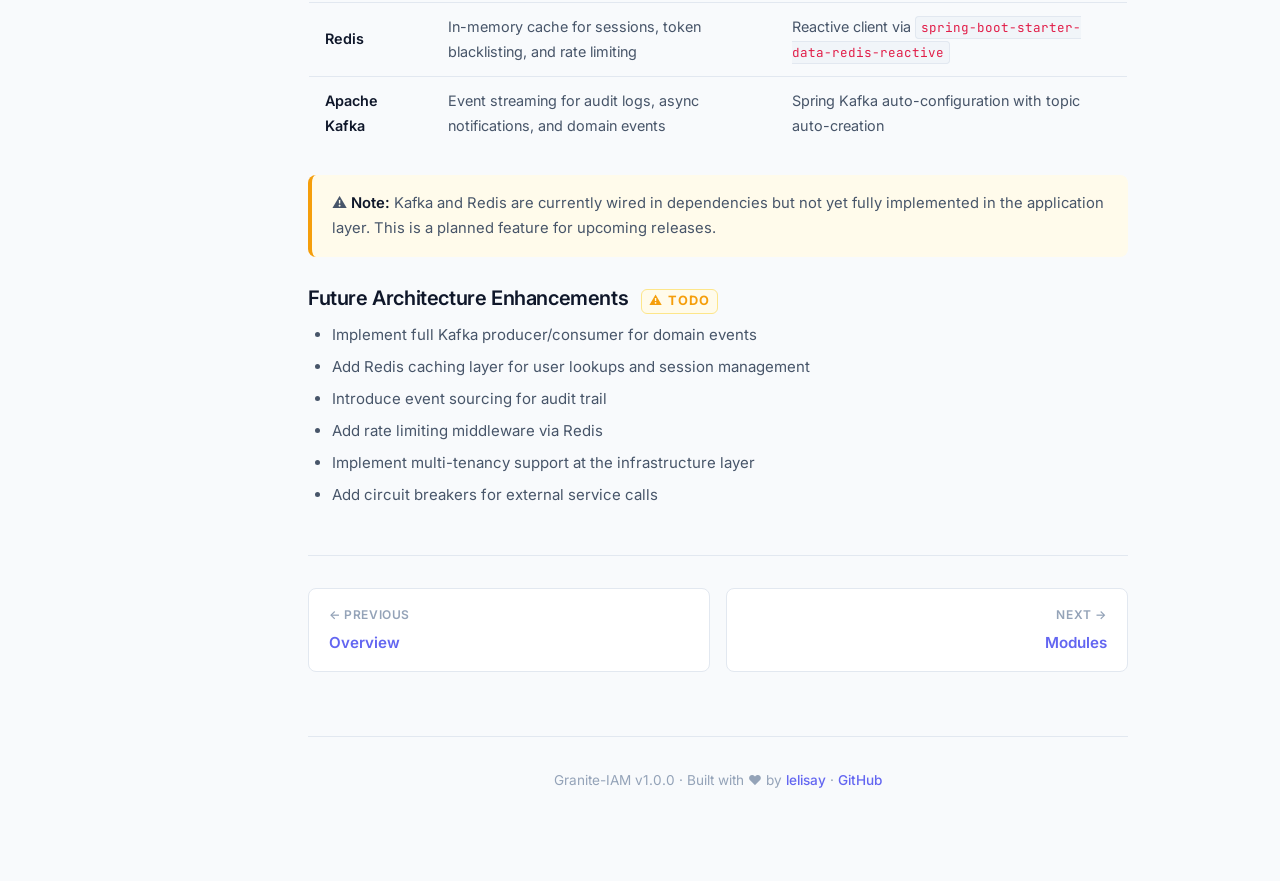
<file: docs/architecture.html>
<!DOCTYPE html>
<html lang="en">
<head>
    <meta charset="UTF-8">
    <meta name="viewport" content="width=device-width, initial-scale=1.0">
    <title>Architecture — Granite-IAM Documentation</title>
    <meta name="description" content="System design overview and architecture of Granite-IAM.">
    <link rel="preconnect" href="https://fonts.googleapis.com">
    <link rel="preconnect" href="https://fonts.gstatic.com" crossorigin>
    <link href="https://fonts.googleapis.com/css2?family=Inter:wght@400;500;600;700;800&family=JetBrains+Mono:wght@400;500;600&display=swap" rel="stylesheet">
    <link rel="stylesheet" href="assets/style.css">
</head>
<body>

<!-- ======================================================================
     HEADER
     ====================================================================== -->
<header class="site-header">
    <div class="header-inner">
        <a href="index.html" class="header-brand">
            <span class="brand-logo">G</span>
            Granite-IAM
        </a>

        <nav class="header-nav">
            <a href="index.html">Home</a>
            <a href="architecture.html" class="active">Architecture</a>
            <a href="modules.html">Modules</a>
            <a href="setup.html">Setup</a>
            <a href="api.html">API</a>
        </nav>

        <div class="header-actions">
            <a href="https://github.com/Lelisayohanes/Granite-IAM" class="github-link" target="_blank" rel="noopener">
                &#9733; <span>GitHub</span>
            </a>
            <button class="theme-toggle" aria-label="Toggle dark mode">&#9790;</button>
            <button class="mobile-menu-toggle" aria-label="Open navigation">&#9776;</button>
        </div>
    </div>
</header>

<!-- ======================================================================
     SIDEBAR
     ====================================================================== -->
<div class="sidebar-overlay"></div>
<aside class="sidebar">
    <div class="sidebar-section">
        <div class="sidebar-heading">Getting Started</div>
        <ul class="sidebar-nav">
            <li><a href="index.html">&#127968; Overview</a></li>
            <li><a href="setup.html">&#9881; Local Setup</a></li>
        </ul>
    </div>

    <div class="sidebar-section">
        <div class="sidebar-heading">Reference</div>
        <ul class="sidebar-nav">
            <li><a href="architecture.html" class="active">&#128736; Architecture</a></li>
            <li><a href="modules.html">&#128230; Modules</a></li>
            <li><a href="api.html">&#128196; API Reference <span class="sidebar-badge wip">WIP</span></a></li>
        </ul>
    </div>

    <div class="sidebar-section">
        <div class="sidebar-heading">On This Page</div>
        <ul class="sidebar-nav">
            <li><a href="#overview">System Overview</a></li>
            <li><a href="#layered-architecture">Layered Architecture</a></li>
            <li><a href="#data-flow">Data Flow</a></li>
            <li><a href="#security-model">Security Model</a></li>
            <li><a href="#infrastructure">Infrastructure</a></li>
        </ul>
    </div>
</aside>

<!-- ======================================================================
     MAIN CONTENT
     ====================================================================== -->
<div class="page-wrapper">
    <main class="main-content">
        <div class="content-container">

            <!-- Page Header -->
            <div class="page-header">
                <h1>Architecture</h1>
                <p class="page-subtitle">
                    Granite-IAM follows a clean layered architecture inspired by Domain-Driven Design (DDD),
                    enforcing strict dependency rules between modules to maintain testability and long-term maintainability.
                </p>
            </div>

            <!-- System Overview -->
            <h2 id="overview">System Overview</h2>
            <p>
                Granite-IAM is an Identity and Access Management system designed around the principle of
                <strong>separation of concerns</strong>. Each Gradle module maps to a distinct architectural
                layer with well-defined responsibilities and dependency boundaries.
            </p>

            <div class="alert alert-info">
                <p>&#128161; <strong>Dependency Rule:</strong> Dependencies always point inward. The <code>core</code>
                module has zero framework dependencies. The <code>web</code> module is the composition root that
                wires everything together.</p>
            </div>

            <!-- Layered Architecture Diagram -->
            <h2 id="layered-architecture">Layered Architecture</h2>

            <div class="arch-diagram">
                <div class="arch-layer" style="border-color: #818cf8;">
                    <span class="arch-layer-label" style="color: #818cf8;">Web Layer — granite-iam-web</span>
                    <span class="arch-box highlight">REST Controllers</span>
                    <span class="arch-box">Spring Security</span>
                    <span class="arch-box">OpenAPI / Swagger</span>
                    <span class="arch-box">Actuator</span>
                    <span class="arch-box">Request Validation</span>
                </div>

                <div class="arch-arrow">&#8595; &#8593;</div>

                <div class="arch-layer" style="border-color: #22d3ee;">
                    <span class="arch-layer-label" style="color: #22d3ee;">Application Layer — granite-iam-application</span>
                    <span class="arch-box">Use Cases</span>
                    <span class="arch-box">Service Orchestration</span>
                    <span class="arch-box">DTOs</span>
                    <span class="arch-box">Port Interfaces</span>
                </div>

                <div class="arch-arrow">&#8595; &#8593;</div>

                <div class="arch-layer" style="border-color: #f59e0b;">
                    <span class="arch-layer-label" style="color: #f59e0b;">Infrastructure Layer — granite-iam-infrastructure</span>
                    <span class="arch-box">JPA Repositories</span>
                    <span class="arch-box">Redis Cache</span>
                    <span class="arch-box">Kafka Producers</span>
                    <span class="arch-box">External APIs</span>
                </div>

                <div class="arch-arrow">&#8595; &#8593;</div>

                <div class="arch-layer" style="border-color: #22c55e;">
                    <span class="arch-layer-label" style="color: #22c55e;">Core / Domain Layer — granite-iam-core</span>
                    <span class="arch-box highlight">Domain Entities</span>
                    <span class="arch-box">Value Objects</span>
                    <span class="arch-box">Domain Events</span>
                    <span class="arch-box">Business Rules</span>
                </div>
            </div>

            <h3>Dependency Direction</h3>
<pre><code>granite-iam-web
    ├── depends on → granite-iam-application
    ├── depends on → granite-iam-infrastructure
    └── depends on → granite-iam-core (transitive)

granite-iam-application
    └── depends on → granite-iam-core

granite-iam-infrastructure
    └── depends on → granite-iam-core

granite-iam-core
    └── (no dependencies — pure Java)</code></pre>

            <!-- Data Flow -->
            <h2 id="data-flow">Data Flow</h2>
            <p>
                A typical request flows through the system from the HTTP layer down to persistence
                and back. Here's how a user registration request is processed:
            </p>

            <ol class="steps">
                <li>
                    <strong>HTTP Request</strong> arrives at the Web layer. The controller validates the
                    request payload using <code>@Valid</code> annotations and maps it to a DTO.
                </li>
                <li>
                    <strong>Application Service</strong> receives the DTO, orchestrates business logic, and
                    delegates to the Core domain model for entity creation and rule enforcement.
                </li>
                <li>
                    <strong>Domain Entity</strong> (<code>User</code>) is created in the Core layer with
                    UUID-based identity, validated password hash, and immutable timestamps.
                </li>
                <li>
                    <strong>Infrastructure Adapter</strong> persists the entity via a JPA repository
                    (PostgreSQL) and optionally publishes a domain event to Kafka.
                </li>
                <li>
                    <strong>Response</strong> flows back up the stack. The result is mapped to a response
                    DTO and returned as JSON with appropriate HTTP status codes.
                </li>
            </ol>

            <!-- Security Model -->
            <h2 id="security-model">Security Model</h2>
            <p>
                Granite-IAM uses <strong>Spring Security 6</strong> configured as an OAuth2 Resource Server.
                The security model is designed for token-based authentication with JWT.
            </p>

            <div class="card-grid">
                <div class="card">
                    <div class="card-title">
                        <span class="card-icon">&#128273;</span>
                        JWT Token Validation
                    </div>
                    <p>Incoming requests are validated against a configured JWT issuer. Tokens must be
                    signed and unexpired. Claims are mapped to Spring Security authorities.</p>
                </div>

                <div class="card">
                    <div class="card-title">
                        <span class="card-icon">&#128101;</span>
                        Role-Based Access Control
                    </div>
                    <p>Endpoints are secured with role annotations (<code>@PreAuthorize</code>).
                    Roles are extracted from JWT claims and enforced at the method level.</p>
                </div>

                <div class="card">
                    <div class="card-title">
                        <span class="card-icon">&#128274;</span>
                        Password Hashing
                    </div>
                    <p>Passwords are never stored in plain text. The <code>User</code> domain entity
                    stores only the <code>passwordHash</code>, ensuring security at the model level.</p>
                </div>

                <div class="card">
                    <div class="card-title">
                        <span class="card-icon">&#128737;</span>
                        CORS &amp; CSRF
                    </div>
                    <p>Stateless JWT authentication with CSRF disabled for API endpoints.
                    CORS is configured to allow specific trusted origins in production.</p>
                </div>
            </div>

            <!-- Infrastructure -->
            <h2 id="infrastructure">Infrastructure</h2>
            <p>
                The system relies on three primary infrastructure services, all managed via
                <code>docker-compose.yml</code> for local development.
            </p>

            <table>
                <thead>
                    <tr>
                        <th>Service</th>
                        <th>Role</th>
                        <th>Configuration</th>
                    </tr>
                </thead>
                <tbody>
                    <tr>
                        <td><strong>PostgreSQL</strong></td>
                        <td>Primary relational database for user accounts, roles, and audit records</td>
                        <td>Configured via <code>application.yaml</code> + env vars from <code>.env</code></td>
                    </tr>
                    <tr>
                        <td><strong>Redis</strong></td>
                        <td>In-memory cache for sessions, token blacklisting, and rate limiting</td>
                        <td>Reactive client via <code>spring-boot-starter-data-redis-reactive</code></td>
                    </tr>
                    <tr>
                        <td><strong>Apache Kafka</strong></td>
                        <td>Event streaming for audit logs, async notifications, and domain events</td>
                        <td>Spring Kafka auto-configuration with topic auto-creation</td>
                    </tr>
                </tbody>
            </table>

            <div class="alert alert-warning">
                <p>&#9888;&#65039; <strong>Note:</strong> Kafka and Redis are currently wired in dependencies but
                not yet fully implemented in the application layer. This is a planned feature for upcoming releases.</p>
            </div>

            <h3 id="future-plans">Future Architecture Enhancements <span class="todo-marker">&#9888; TODO</span></h3>
            <ul>
                <li>Implement full Kafka producer/consumer for domain events</li>
                <li>Add Redis caching layer for user lookups and session management</li>
                <li>Introduce event sourcing for audit trail</li>
                <li>Add rate limiting middleware via Redis</li>
                <li>Implement multi-tenancy support at the infrastructure layer</li>
                <li>Add circuit breakers for external service calls</li>
            </ul>

            <!-- Prev / Next -->
            <nav class="page-nav">
                <a href="index.html">
                    <span class="nav-label">&#8592; Previous</span>
                    <span class="nav-title">Overview</span>
                </a>
                <a href="modules.html">
                    <span class="nav-label">Next &#8594;</span>
                    <span class="nav-title">Modules</span>
                </a>
            </nav>

            <!-- Footer -->
            <footer class="page-footer">
                <p>Granite-IAM v1.0.0 &middot; Built with &#9829; by <a href="#">lelisay</a> &middot; <a href="https://github.com/Lelisayohanes/Granite-IAM" target="_blank" rel="noopener">GitHub</a></p>
            </footer>

        </div>
    </main>
</div>

<script src="assets/script.js"></script>
</body>
</html>
</file>
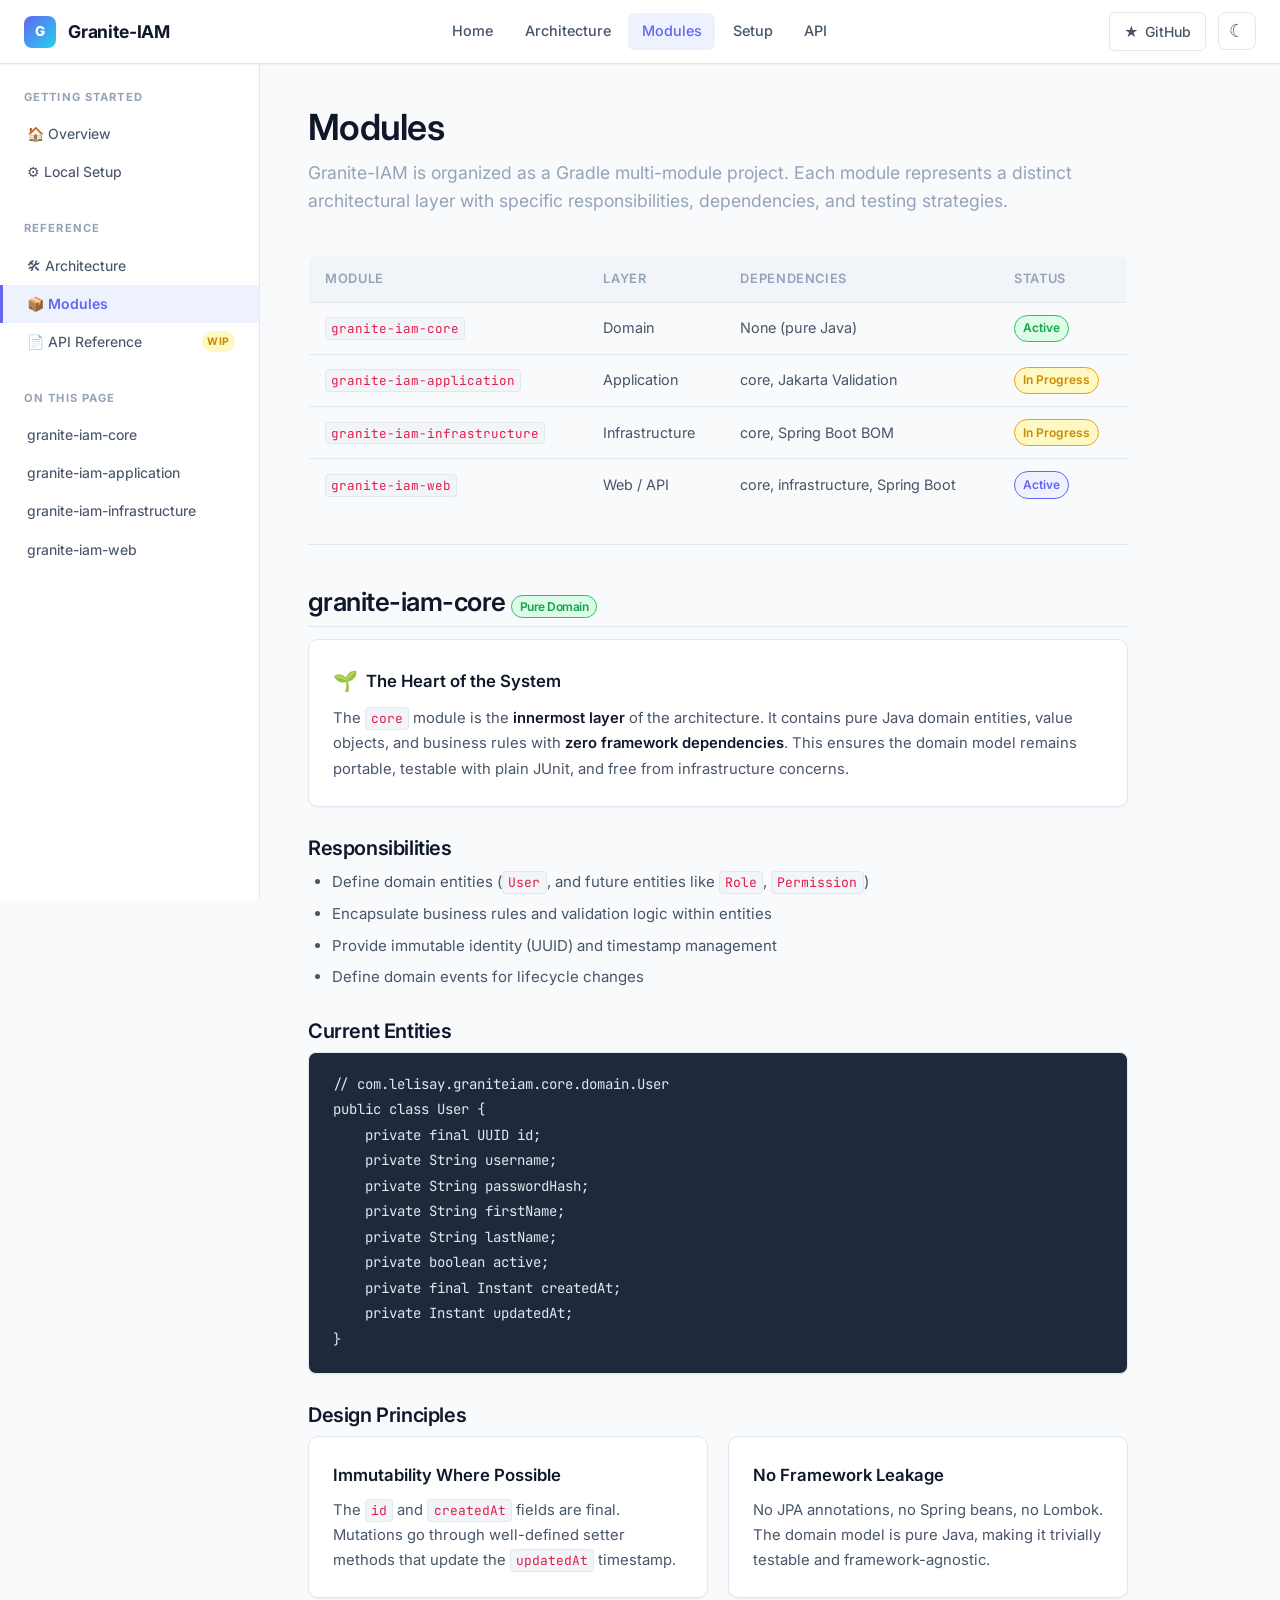
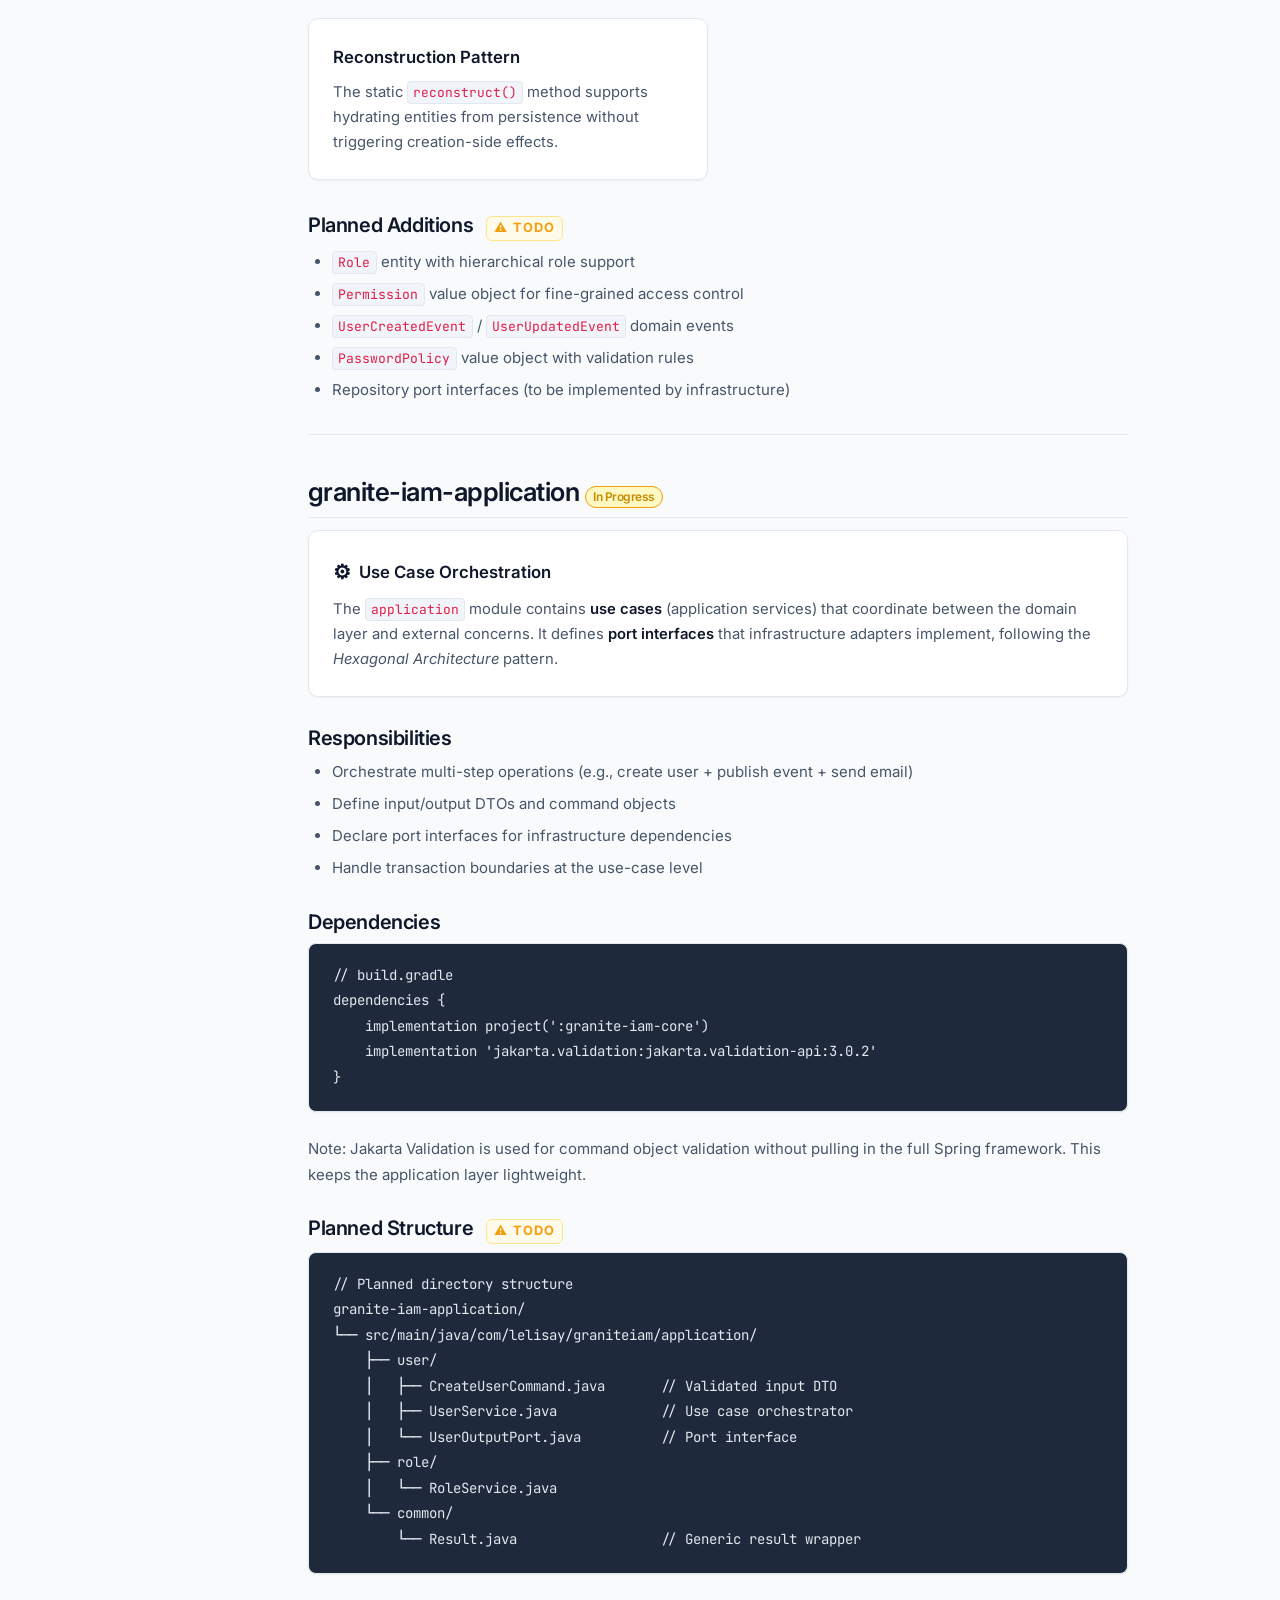
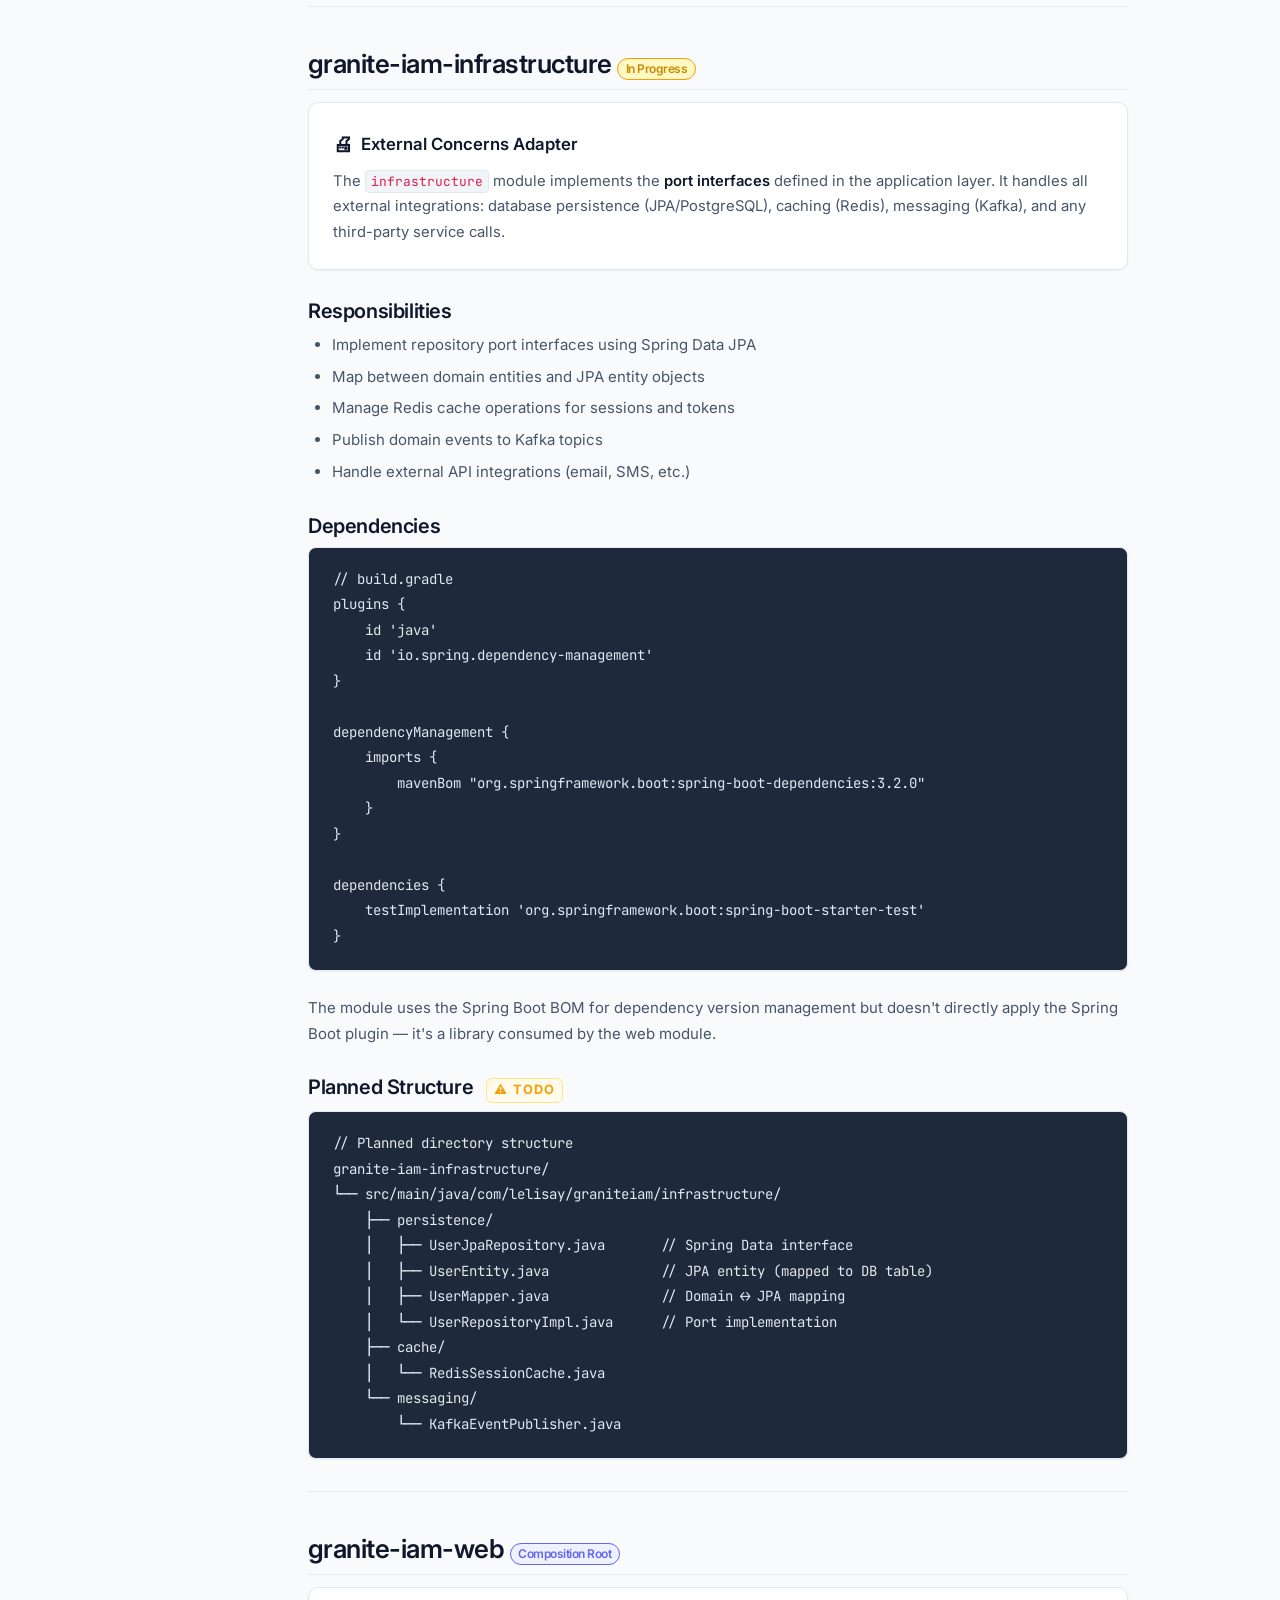
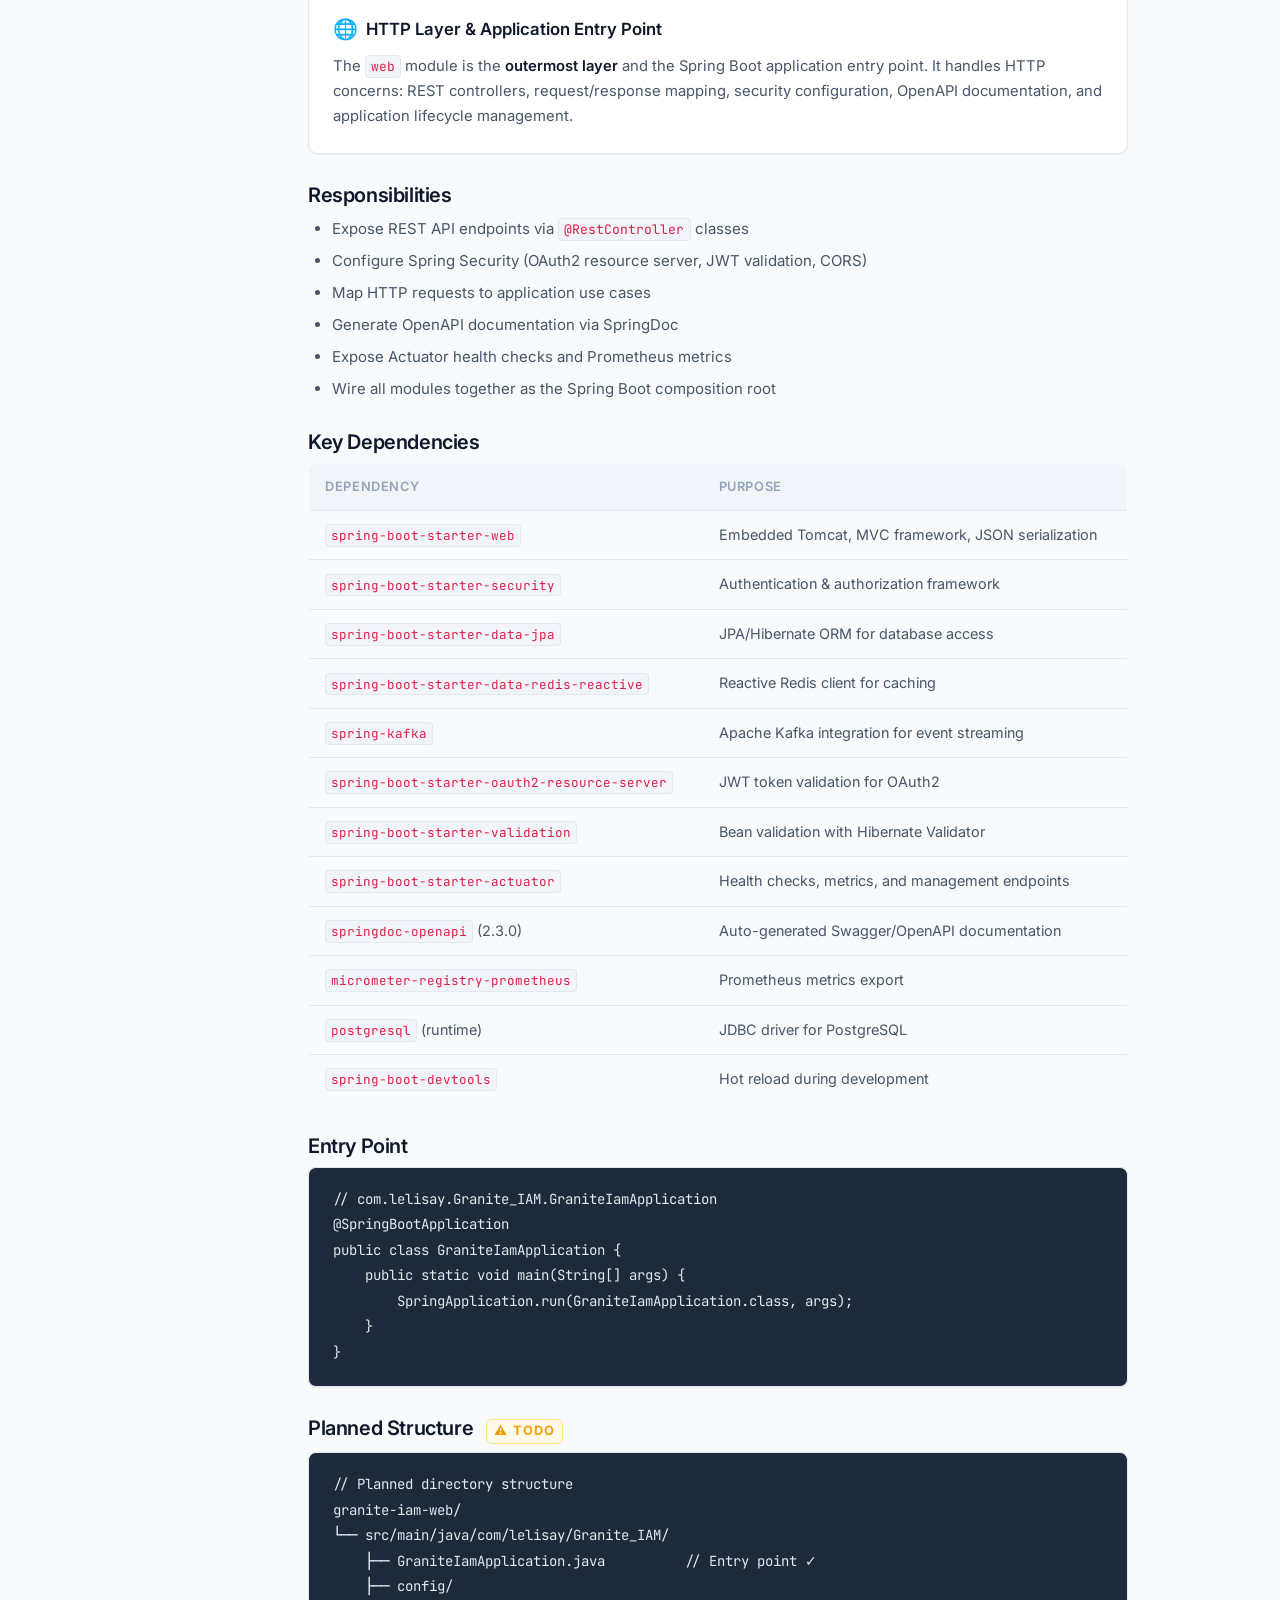
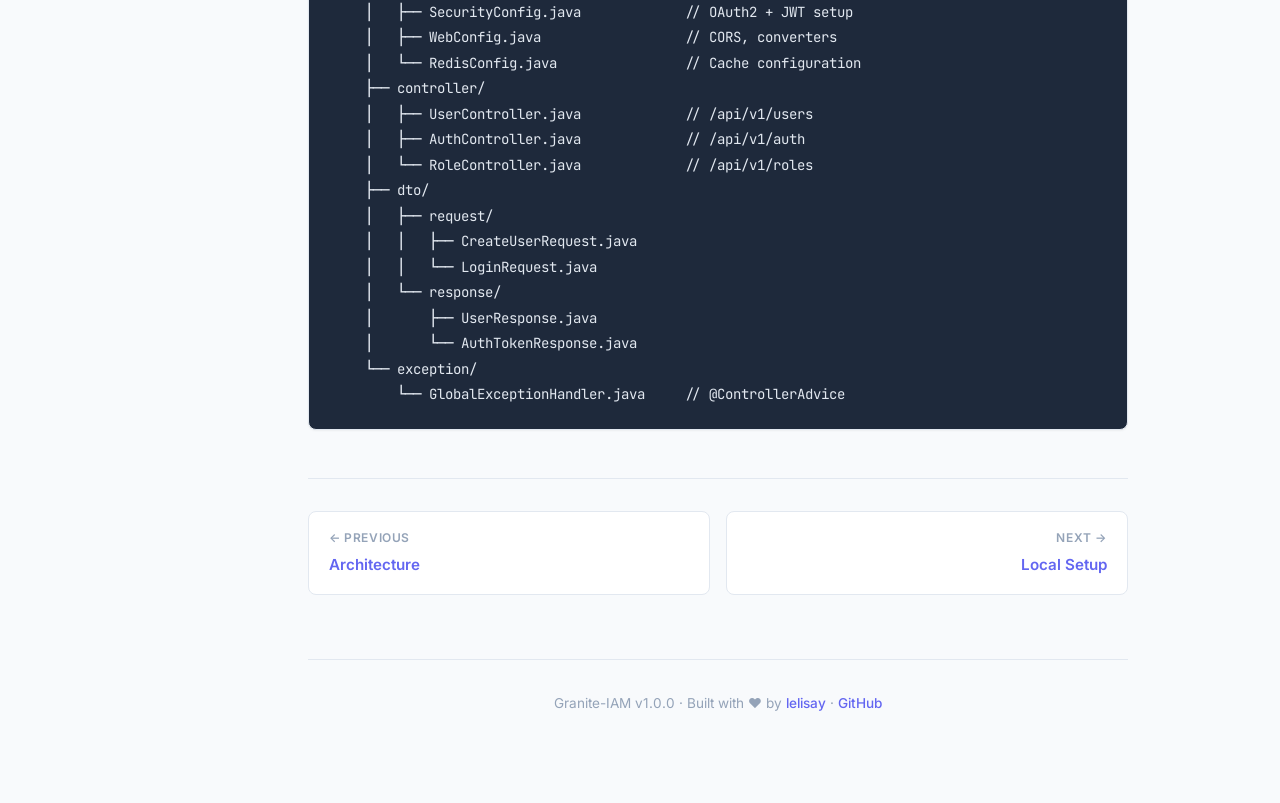
<file: docs/modules.html>
<!DOCTYPE html>
<html lang="en">
<head>
    <meta charset="UTF-8">
    <meta name="viewport" content="width=device-width, initial-scale=1.0">
    <title>Modules — Granite-IAM Documentation</title>
    <meta name="description" content="Detailed explanation of each Granite-IAM module.">
    <link rel="preconnect" href="https://fonts.googleapis.com">
    <link rel="preconnect" href="https://fonts.gstatic.com" crossorigin>
    <link href="https://fonts.googleapis.com/css2?family=Inter:wght@400;500;600;700;800&family=JetBrains+Mono:wght@400;500;600&display=swap" rel="stylesheet">
    <link rel="stylesheet" href="assets/style.css">
</head>
<body>

<!-- ======================================================================
     HEADER
     ====================================================================== -->
<header class="site-header">
    <div class="header-inner">
        <a href="index.html" class="header-brand">
            <span class="brand-logo">G</span>
            Granite-IAM
        </a>

        <nav class="header-nav">
            <a href="index.html">Home</a>
            <a href="architecture.html">Architecture</a>
            <a href="modules.html" class="active">Modules</a>
            <a href="setup.html">Setup</a>
            <a href="api.html">API</a>
        </nav>

        <div class="header-actions">
            <a href="https://github.com/Lelisayohanes/Granite-IAM" class="github-link" target="_blank" rel="noopener">
                &#9733; <span>GitHub</span>
            </a>
            <button class="theme-toggle" aria-label="Toggle dark mode">&#9790;</button>
            <button class="mobile-menu-toggle" aria-label="Open navigation">&#9776;</button>
        </div>
    </div>
</header>

<!-- ======================================================================
     SIDEBAR
     ====================================================================== -->
<div class="sidebar-overlay"></div>
<aside class="sidebar">
    <div class="sidebar-section">
        <div class="sidebar-heading">Getting Started</div>
        <ul class="sidebar-nav">
            <li><a href="index.html">&#127968; Overview</a></li>
            <li><a href="setup.html">&#9881; Local Setup</a></li>
        </ul>
    </div>

    <div class="sidebar-section">
        <div class="sidebar-heading">Reference</div>
        <ul class="sidebar-nav">
            <li><a href="architecture.html">&#128736; Architecture</a></li>
            <li><a href="modules.html" class="active">&#128230; Modules</a></li>
            <li><a href="api.html">&#128196; API Reference <span class="sidebar-badge wip">WIP</span></a></li>
        </ul>
    </div>

    <div class="sidebar-section">
        <div class="sidebar-heading">On This Page</div>
        <ul class="sidebar-nav">
            <li><a href="#core">granite-iam-core</a></li>
            <li><a href="#application">granite-iam-application</a></li>
            <li><a href="#infrastructure">granite-iam-infrastructure</a></li>
            <li><a href="#web">granite-iam-web</a></li>
        </ul>
    </div>
</aside>

<!-- ======================================================================
     MAIN CONTENT
     ====================================================================== -->
<div class="page-wrapper">
    <main class="main-content">
        <div class="content-container">

            <!-- Page Header -->
            <div class="page-header">
                <h1>Modules</h1>
                <p class="page-subtitle">
                    Granite-IAM is organized as a Gradle multi-module project. Each module represents
                    a distinct architectural layer with specific responsibilities, dependencies, and
                    testing strategies.
                </p>
            </div>

            <!-- Module Overview Table -->
            <table>
                <thead>
                    <tr>
                        <th>Module</th>
                        <th>Layer</th>
                        <th>Dependencies</th>
                        <th>Status</th>
                    </tr>
                </thead>
                <tbody>
                    <tr>
                        <td><code>granite-iam-core</code></td>
                        <td>Domain</td>
                        <td>None (pure Java)</td>
                        <td><span class="tag tag-success">Active</span></td>
                    </tr>
                    <tr>
                        <td><code>granite-iam-application</code></td>
                        <td>Application</td>
                        <td>core, Jakarta Validation</td>
                        <td><span class="tag tag-warning">In Progress</span></td>
                    </tr>
                    <tr>
                        <td><code>granite-iam-infrastructure</code></td>
                        <td>Infrastructure</td>
                        <td>core, Spring Boot BOM</td>
                        <td><span class="tag tag-warning">In Progress</span></td>
                    </tr>
                    <tr>
                        <td><code>granite-iam-web</code></td>
                        <td>Web / API</td>
                        <td>core, infrastructure, Spring Boot</td>
                        <td><span class="tag tag-primary">Active</span></td>
                    </tr>
                </tbody>
            </table>

            <hr>

            <!-- ============================================================
                 CORE MODULE
                 ============================================================ -->
            <h2 id="core">granite-iam-core <span class="tag tag-success">Pure Domain</span></h2>

            <div class="card" style="margin-bottom: 1.5rem;">
                <div class="card-title">
                    <span class="card-icon">&#127793;</span>
                    The Heart of the System
                </div>
                <p>
                    The <code>core</code> module is the <strong>innermost layer</strong> of the architecture.
                    It contains pure Java domain entities, value objects, and business rules with
                    <strong>zero framework dependencies</strong>. This ensures the domain model remains
                    portable, testable with plain JUnit, and free from infrastructure concerns.
                </p>
            </div>

            <h3>Responsibilities</h3>
            <ul>
                <li>Define domain entities (<code>User</code>, and future entities like <code>Role</code>, <code>Permission</code>)</li>
                <li>Encapsulate business rules and validation logic within entities</li>
                <li>Provide immutable identity (UUID) and timestamp management</li>
                <li>Define domain events for lifecycle changes</li>
            </ul>

            <h3>Current Entities</h3>
<pre><code>// com.lelisay.graniteiam.core.domain.User
public class User {
    private final UUID id;
    private String username;
    private String passwordHash;
    private String firstName;
    private String lastName;
    private boolean active;
    private final Instant createdAt;
    private Instant updatedAt;
}</code></pre>

            <h3>Design Principles</h3>
            <div class="card-grid">
                <div class="card">
                    <div class="card-title">Immutability Where Possible</div>
                    <p>The <code>id</code> and <code>createdAt</code> fields are final. Mutations go through
                    well-defined setter methods that update the <code>updatedAt</code> timestamp.</p>
                </div>
                <div class="card">
                    <div class="card-title">No Framework Leakage</div>
                    <p>No JPA annotations, no Spring beans, no Lombok. The domain model is pure Java,
                    making it trivially testable and framework-agnostic.</p>
                </div>
                <div class="card">
                    <div class="card-title">Reconstruction Pattern</div>
                    <p>The static <code>reconstruct()</code> method supports hydrating entities from
                    persistence without triggering creation-side effects.</p>
                </div>
            </div>

            <h3>Planned Additions <span class="todo-marker">&#9888; TODO</span></h3>
            <ul>
                <li><code>Role</code> entity with hierarchical role support</li>
                <li><code>Permission</code> value object for fine-grained access control</li>
                <li><code>UserCreatedEvent</code> / <code>UserUpdatedEvent</code> domain events</li>
                <li><code>PasswordPolicy</code> value object with validation rules</li>
                <li>Repository port interfaces (to be implemented by infrastructure)</li>
            </ul>

            <hr>

            <!-- ============================================================
                 APPLICATION MODULE
                 ============================================================ -->
            <h2 id="application">granite-iam-application <span class="tag tag-warning">In Progress</span></h2>

            <div class="card" style="margin-bottom: 1.5rem;">
                <div class="card-title">
                    <span class="card-icon">&#9881;</span>
                    Use Case Orchestration
                </div>
                <p>
                    The <code>application</code> module contains <strong>use cases</strong> (application services)
                    that coordinate between the domain layer and external concerns. It defines
                    <strong>port interfaces</strong> that infrastructure adapters implement, following
                    the <em>Hexagonal Architecture</em> pattern.
                </p>
            </div>

            <h3>Responsibilities</h3>
            <ul>
                <li>Orchestrate multi-step operations (e.g., create user + publish event + send email)</li>
                <li>Define input/output DTOs and command objects</li>
                <li>Declare port interfaces for infrastructure dependencies</li>
                <li>Handle transaction boundaries at the use-case level</li>
            </ul>

            <h3>Dependencies</h3>
<pre><code>// build.gradle
dependencies {
    implementation project(':granite-iam-core')
    implementation 'jakarta.validation:jakarta.validation-api:3.0.2'
}</code></pre>
            <p>
                Note: Jakarta Validation is used for command object validation without pulling in
                the full Spring framework. This keeps the application layer lightweight.
            </p>

            <h3>Planned Structure <span class="todo-marker">&#9888; TODO</span></h3>
<pre><code>// Planned directory structure
granite-iam-application/
└── src/main/java/com/lelisay/graniteiam/application/
    ├── user/
    │   ├── CreateUserCommand.java       // Validated input DTO
    │   ├── UserService.java             // Use case orchestrator
    │   └── UserOutputPort.java          // Port interface
    ├── role/
    │   └── RoleService.java
    └── common/
        └── Result.java                  // Generic result wrapper</code></pre>

            <hr>

            <!-- ============================================================
                 INFRASTRUCTURE MODULE
                 ============================================================ -->
            <h2 id="infrastructure">granite-iam-infrastructure <span class="tag tag-warning">In Progress</span></h2>

            <div class="card" style="margin-bottom: 1.5rem;">
                <div class="card-title">
                    <span class="card-icon">&#128424;</span>
                    External Concerns Adapter
                </div>
                <p>
                    The <code>infrastructure</code> module implements the <strong>port interfaces</strong>
                    defined in the application layer. It handles all external integrations: database
                    persistence (JPA/PostgreSQL), caching (Redis), messaging (Kafka), and any
                    third-party service calls.
                </p>
            </div>

            <h3>Responsibilities</h3>
            <ul>
                <li>Implement repository port interfaces using Spring Data JPA</li>
                <li>Map between domain entities and JPA entity objects</li>
                <li>Manage Redis cache operations for sessions and tokens</li>
                <li>Publish domain events to Kafka topics</li>
                <li>Handle external API integrations (email, SMS, etc.)</li>
            </ul>

            <h3>Dependencies</h3>
<pre><code>// build.gradle
plugins {
    id 'java'
    id 'io.spring.dependency-management'
}

dependencyManagement {
    imports {
        mavenBom "org.springframework.boot:spring-boot-dependencies:3.2.0"
    }
}

dependencies {
    testImplementation 'org.springframework.boot:spring-boot-starter-test'
}</code></pre>
            <p>
                The module uses the Spring Boot BOM for dependency version management but doesn't
                directly apply the Spring Boot plugin — it's a library consumed by the web module.
            </p>

            <h3>Planned Structure <span class="todo-marker">&#9888; TODO</span></h3>
<pre><code>// Planned directory structure
granite-iam-infrastructure/
└── src/main/java/com/lelisay/graniteiam/infrastructure/
    ├── persistence/
    │   ├── UserJpaRepository.java       // Spring Data interface
    │   ├── UserEntity.java              // JPA entity (mapped to DB table)
    │   ├── UserMapper.java              // Domain ↔ JPA mapping
    │   └── UserRepositoryImpl.java      // Port implementation
    ├── cache/
    │   └── RedisSessionCache.java
    └── messaging/
        └── KafkaEventPublisher.java</code></pre>

            <hr>

            <!-- ============================================================
                 WEB MODULE
                 ============================================================ -->
            <h2 id="web">granite-iam-web <span class="tag tag-primary">Composition Root</span></h2>

            <div class="card" style="margin-bottom: 1.5rem;">
                <div class="card-title">
                    <span class="card-icon">&#127760;</span>
                    HTTP Layer &amp; Application Entry Point
                </div>
                <p>
                    The <code>web</code> module is the <strong>outermost layer</strong> and the
                    Spring Boot application entry point. It handles HTTP concerns: REST controllers,
                    request/response mapping, security configuration, OpenAPI documentation, and
                    application lifecycle management.
                </p>
            </div>

            <h3>Responsibilities</h3>
            <ul>
                <li>Expose REST API endpoints via <code>@RestController</code> classes</li>
                <li>Configure Spring Security (OAuth2 resource server, JWT validation, CORS)</li>
                <li>Map HTTP requests to application use cases</li>
                <li>Generate OpenAPI documentation via SpringDoc</li>
                <li>Expose Actuator health checks and Prometheus metrics</li>
                <li>Wire all modules together as the Spring Boot composition root</li>
            </ul>

            <h3>Key Dependencies</h3>
            <table>
                <thead>
                    <tr>
                        <th>Dependency</th>
                        <th>Purpose</th>
                    </tr>
                </thead>
                <tbody>
                    <tr>
                        <td><code>spring-boot-starter-web</code></td>
                        <td>Embedded Tomcat, MVC framework, JSON serialization</td>
                    </tr>
                    <tr>
                        <td><code>spring-boot-starter-security</code></td>
                        <td>Authentication &amp; authorization framework</td>
                    </tr>
                    <tr>
                        <td><code>spring-boot-starter-data-jpa</code></td>
                        <td>JPA/Hibernate ORM for database access</td>
                    </tr>
                    <tr>
                        <td><code>spring-boot-starter-data-redis-reactive</code></td>
                        <td>Reactive Redis client for caching</td>
                    </tr>
                    <tr>
                        <td><code>spring-kafka</code></td>
                        <td>Apache Kafka integration for event streaming</td>
                    </tr>
                    <tr>
                        <td><code>spring-boot-starter-oauth2-resource-server</code></td>
                        <td>JWT token validation for OAuth2</td>
                    </tr>
                    <tr>
                        <td><code>spring-boot-starter-validation</code></td>
                        <td>Bean validation with Hibernate Validator</td>
                    </tr>
                    <tr>
                        <td><code>spring-boot-starter-actuator</code></td>
                        <td>Health checks, metrics, and management endpoints</td>
                    </tr>
                    <tr>
                        <td><code>springdoc-openapi</code> (2.3.0)</td>
                        <td>Auto-generated Swagger/OpenAPI documentation</td>
                    </tr>
                    <tr>
                        <td><code>micrometer-registry-prometheus</code></td>
                        <td>Prometheus metrics export</td>
                    </tr>
                    <tr>
                        <td><code>postgresql</code> (runtime)</td>
                        <td>JDBC driver for PostgreSQL</td>
                    </tr>
                    <tr>
                        <td><code>spring-boot-devtools</code></td>
                        <td>Hot reload during development</td>
                    </tr>
                </tbody>
            </table>

            <h3>Entry Point</h3>
<pre><code>// com.lelisay.Granite_IAM.GraniteIamApplication
@SpringBootApplication
public class GraniteIamApplication {
    public static void main(String[] args) {
        SpringApplication.run(GraniteIamApplication.class, args);
    }
}</code></pre>

            <h3>Planned Structure <span class="todo-marker">&#9888; TODO</span></h3>
<pre><code>// Planned directory structure
granite-iam-web/
└── src/main/java/com/lelisay/Granite_IAM/
    ├── GraniteIamApplication.java          // Entry point ✓
    ├── config/
    │   ├── SecurityConfig.java             // OAuth2 + JWT setup
    │   ├── WebConfig.java                  // CORS, converters
    │   └── RedisConfig.java                // Cache configuration
    ├── controller/
    │   ├── UserController.java             // /api/v1/users
    │   ├── AuthController.java             // /api/v1/auth
    │   └── RoleController.java             // /api/v1/roles
    ├── dto/
    │   ├── request/
    │   │   ├── CreateUserRequest.java
    │   │   └── LoginRequest.java
    │   └── response/
    │       ├── UserResponse.java
    │       └── AuthTokenResponse.java
    └── exception/
        └── GlobalExceptionHandler.java     // @ControllerAdvice</code></pre>

            <!-- Prev / Next -->
            <nav class="page-nav">
                <a href="architecture.html">
                    <span class="nav-label">&#8592; Previous</span>
                    <span class="nav-title">Architecture</span>
                </a>
                <a href="setup.html">
                    <span class="nav-label">Next &#8594;</span>
                    <span class="nav-title">Local Setup</span>
                </a>
            </nav>

            <!-- Footer -->
            <footer class="page-footer">
                <p>Granite-IAM v1.0.0 &middot; Built with &#9829; by <a href="#">lelisay</a> &middot; <a href="https://github.com/Lelisayohanes/Granite-IAM" target="_blank" rel="noopener">GitHub</a></p>
            </footer>

        </div>
    </main>
</div>

<script src="assets/script.js"></script>
</body>
</html>
</file>
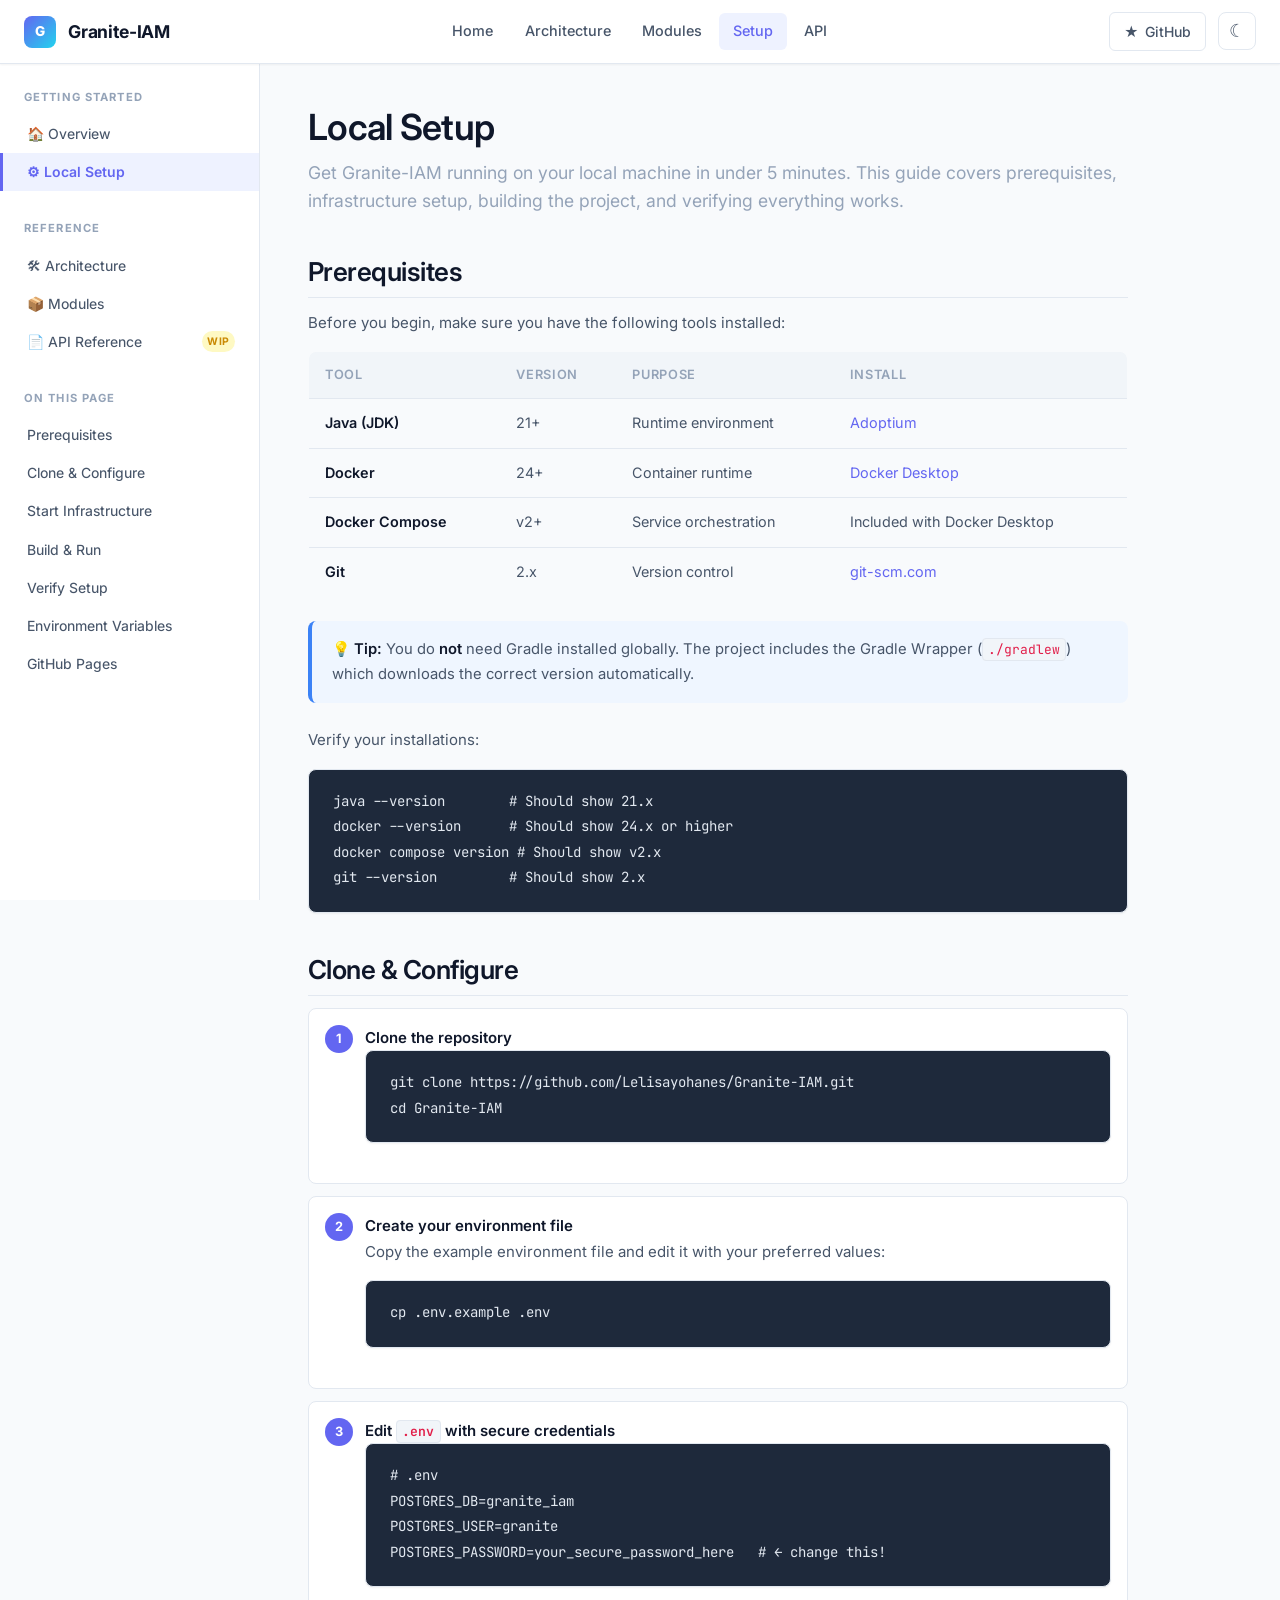
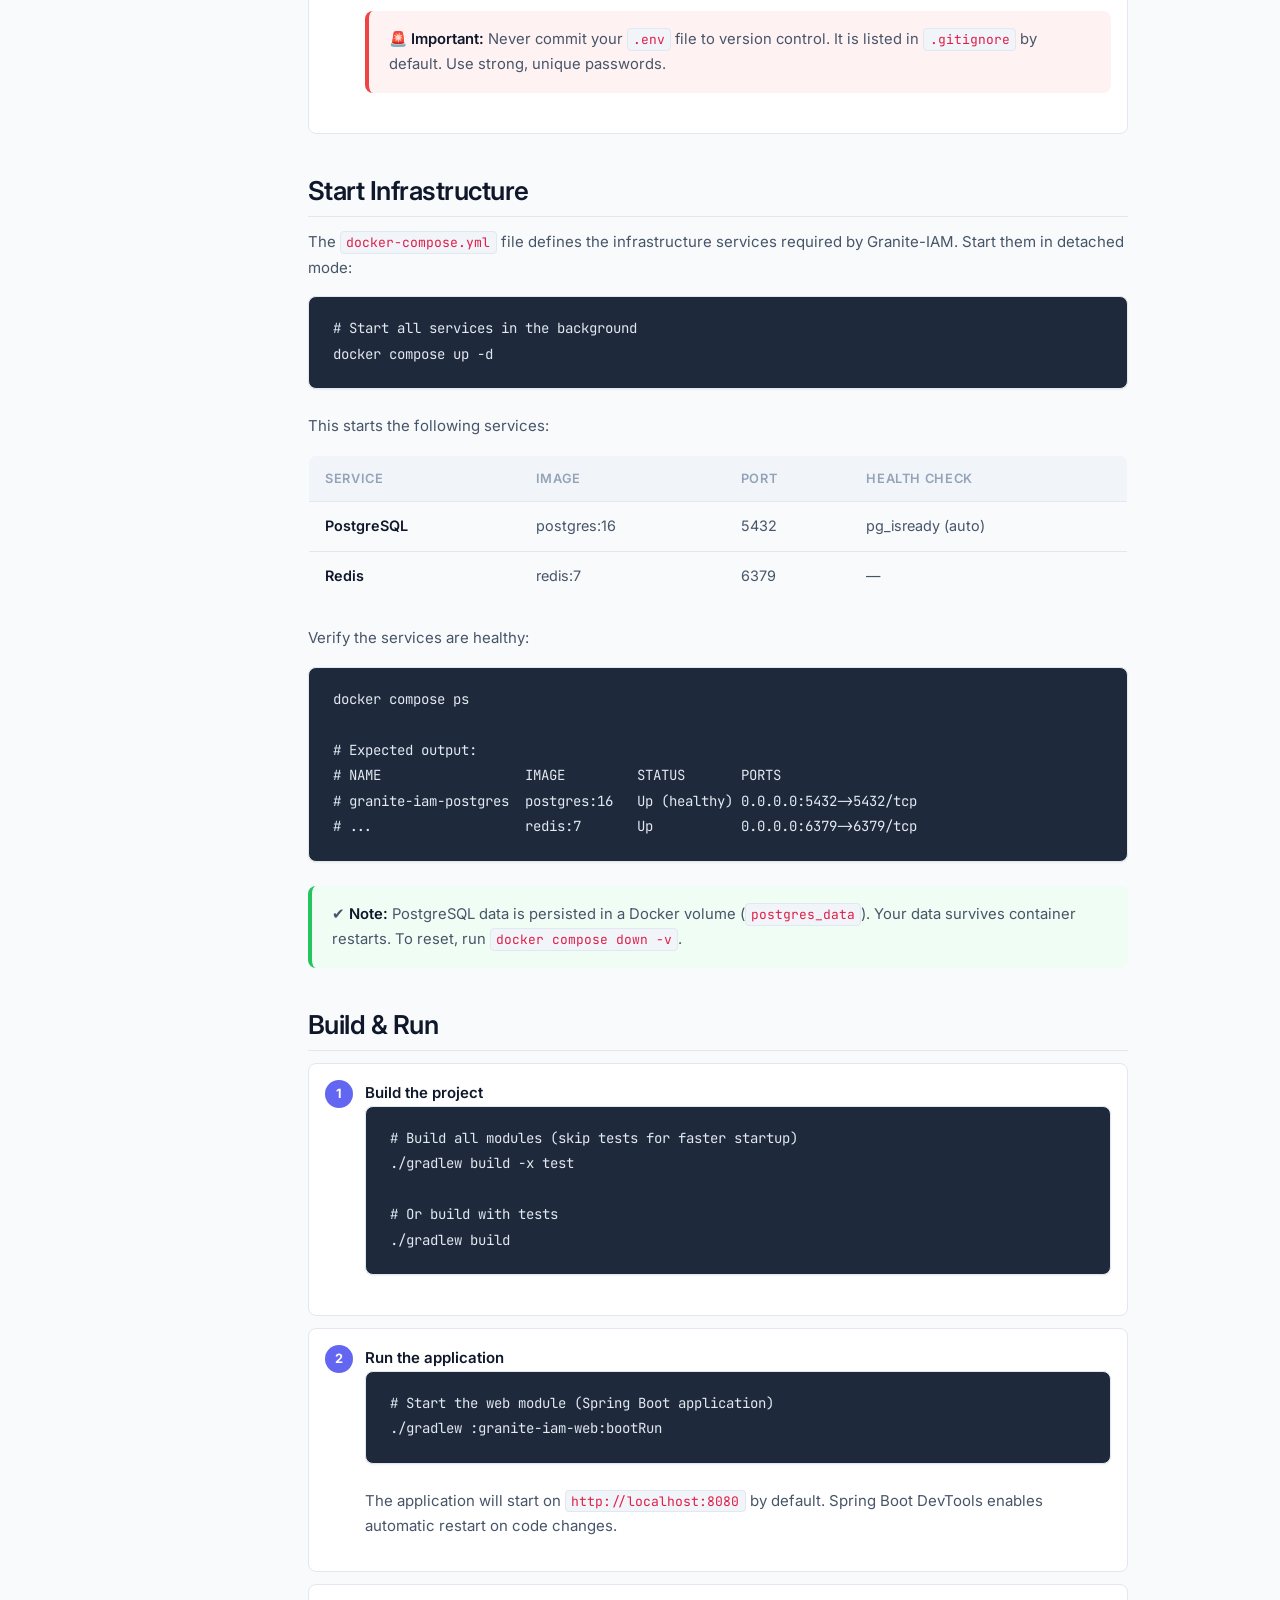
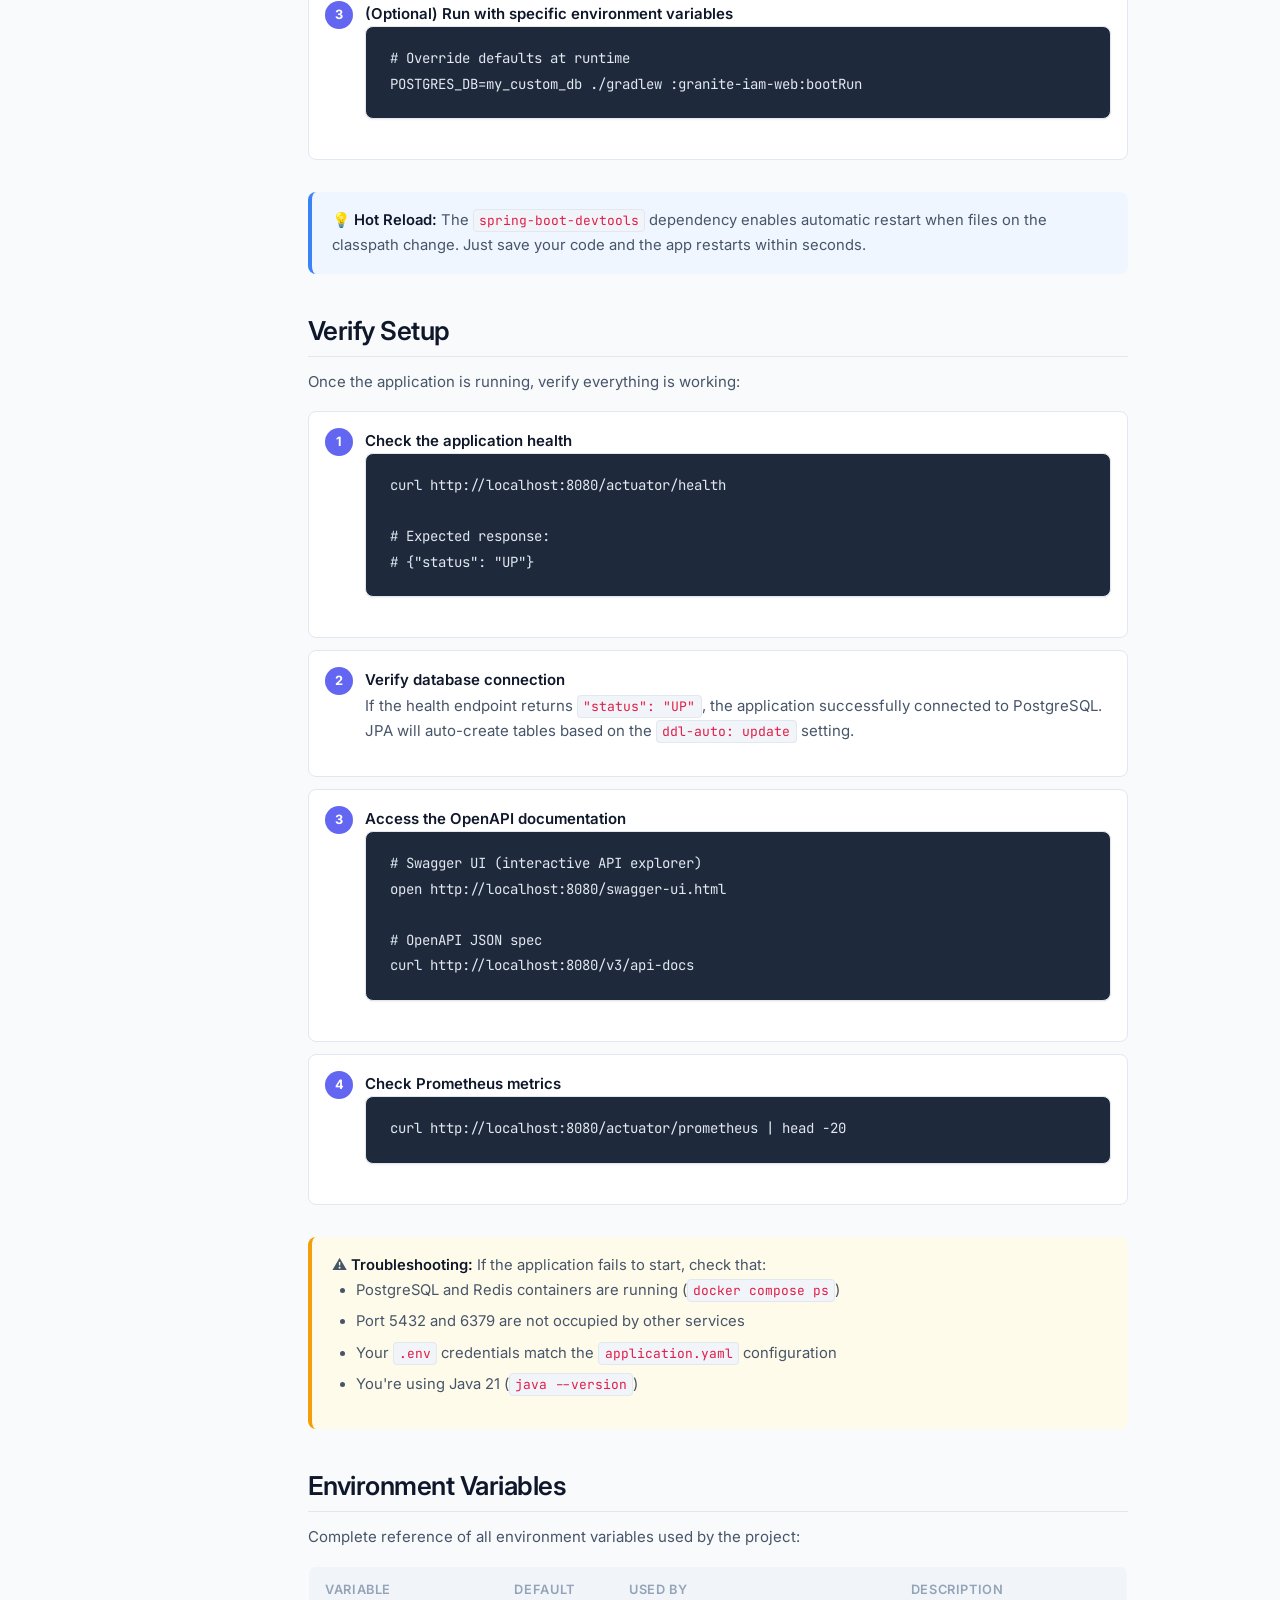
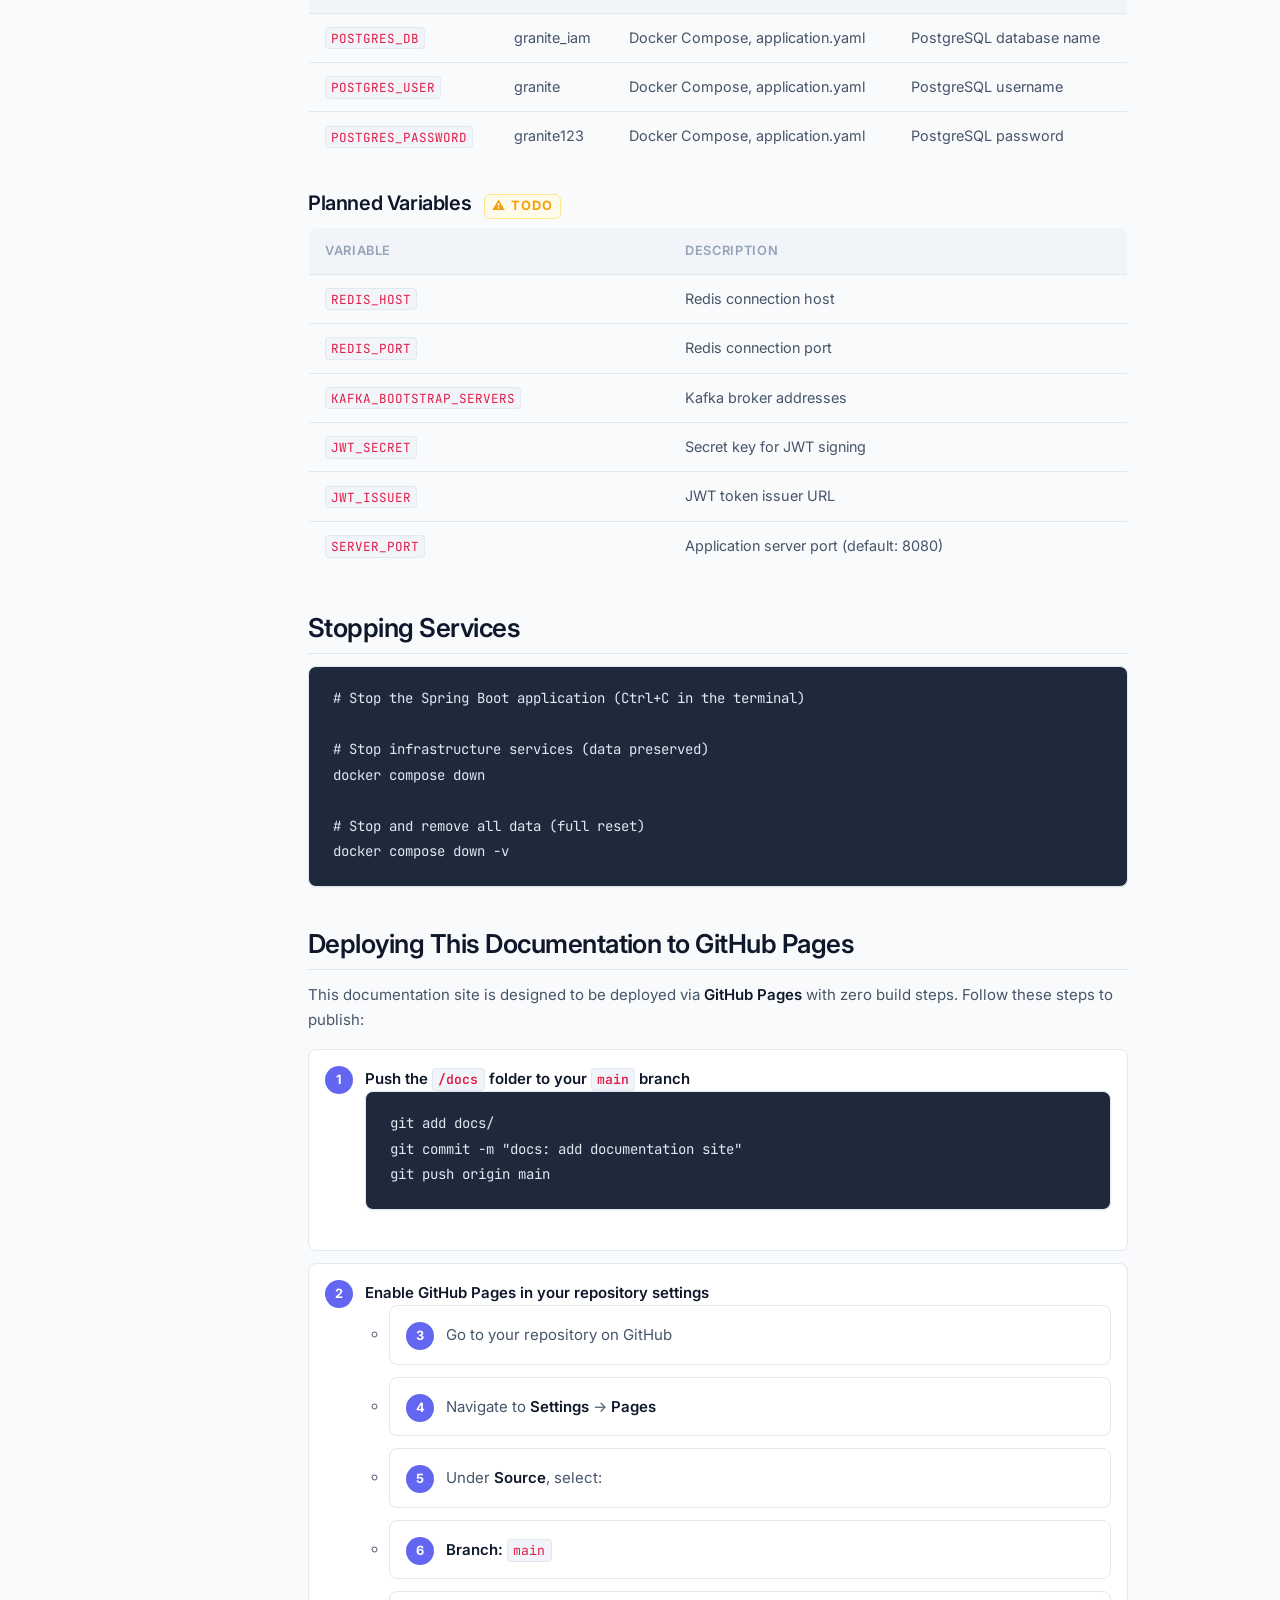
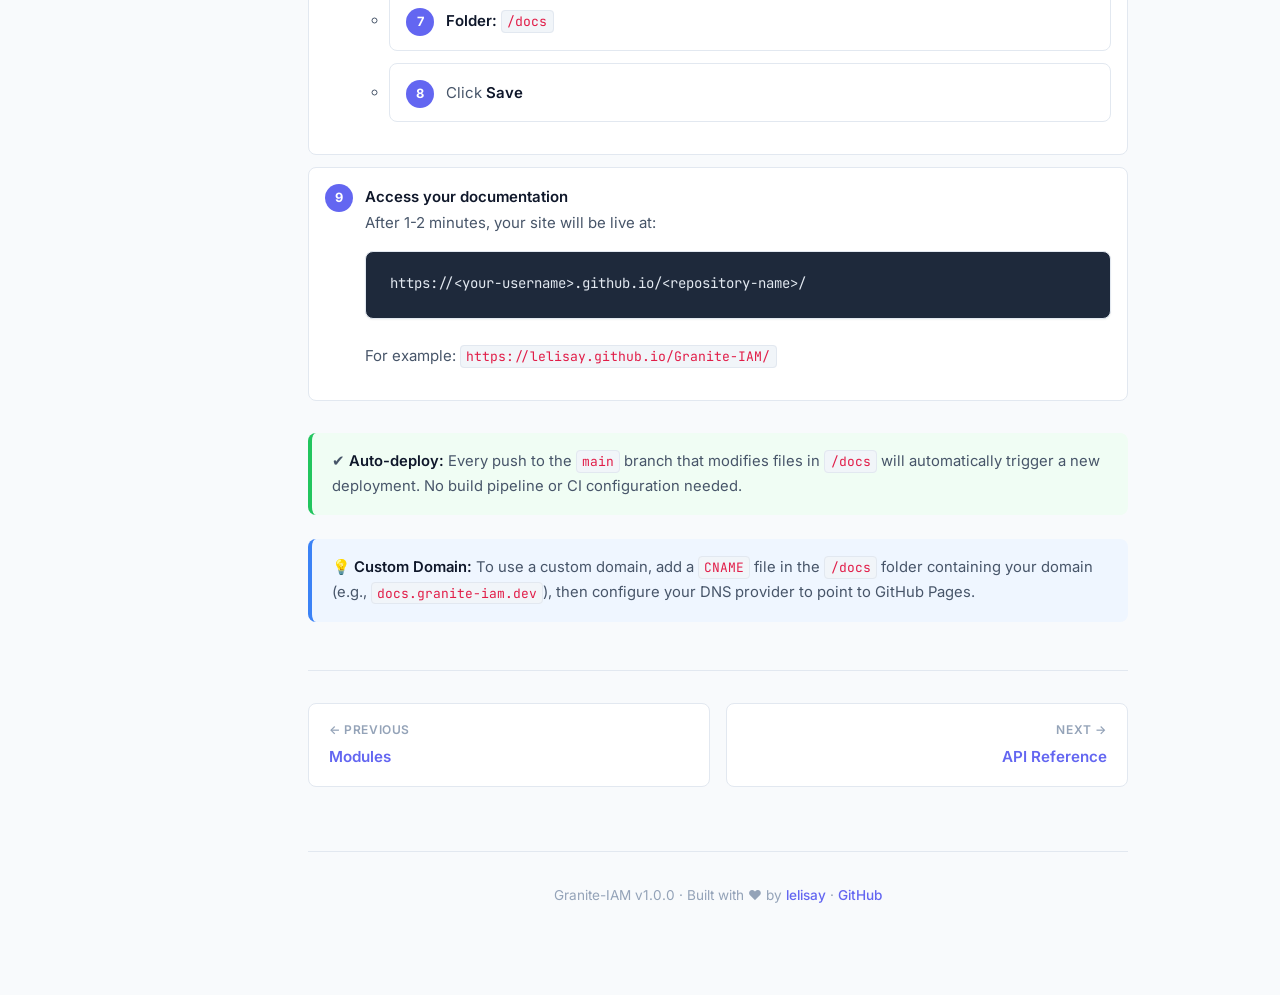
<file: docs/setup.html>
<!DOCTYPE html>
<html lang="en">
<head>
    <meta charset="UTF-8">
    <meta name="viewport" content="width=device-width, initial-scale=1.0">
    <title>Local Setup — Granite-IAM Documentation</title>
    <meta name="description" content="How to set up and run Granite-IAM locally.">
    <link rel="preconnect" href="https://fonts.googleapis.com">
    <link rel="preconnect" href="https://fonts.gstatic.com" crossorigin>
    <link href="https://fonts.googleapis.com/css2?family=Inter:wght@400;500;600;700;800&family=JetBrains+Mono:wght@400;500;600&display=swap" rel="stylesheet">
    <link rel="stylesheet" href="assets/style.css">
</head>
<body>

<!-- ======================================================================
     HEADER
     ====================================================================== -->
<header class="site-header">
    <div class="header-inner">
        <a href="index.html" class="header-brand">
            <span class="brand-logo">G</span>
            Granite-IAM
        </a>

        <nav class="header-nav">
            <a href="index.html">Home</a>
            <a href="architecture.html">Architecture</a>
            <a href="modules.html">Modules</a>
            <a href="setup.html" class="active">Setup</a>
            <a href="api.html">API</a>
        </nav>

        <div class="header-actions">
            <a href="https://github.com/Lelisayohanes/Granite-IAM" class="github-link" target="_blank" rel="noopener">
                &#9733; <span>GitHub</span>
            </a>
            <button class="theme-toggle" aria-label="Toggle dark mode">&#9790;</button>
            <button class="mobile-menu-toggle" aria-label="Open navigation">&#9776;</button>
        </div>
    </div>
</header>

<!-- ======================================================================
     SIDEBAR
     ====================================================================== -->
<div class="sidebar-overlay"></div>
<aside class="sidebar">
    <div class="sidebar-section">
        <div class="sidebar-heading">Getting Started</div>
        <ul class="sidebar-nav">
            <li><a href="index.html">&#127968; Overview</a></li>
            <li><a href="setup.html" class="active">&#9881; Local Setup</a></li>
        </ul>
    </div>

    <div class="sidebar-section">
        <div class="sidebar-heading">Reference</div>
        <ul class="sidebar-nav">
            <li><a href="architecture.html">&#128736; Architecture</a></li>
            <li><a href="modules.html">&#128230; Modules</a></li>
            <li><a href="api.html">&#128196; API Reference <span class="sidebar-badge wip">WIP</span></a></li>
        </ul>
    </div>

    <div class="sidebar-section">
        <div class="sidebar-heading">On This Page</div>
        <ul class="sidebar-nav">
            <li><a href="#prerequisites">Prerequisites</a></li>
            <li><a href="#clone">Clone &amp; Configure</a></li>
            <li><a href="#infrastructure">Start Infrastructure</a></li>
            <li><a href="#build">Build &amp; Run</a></li>
            <li><a href="#verify">Verify Setup</a></li>
            <li><a href="#env-reference">Environment Variables</a></li>
            <li><a href="#github-pages">GitHub Pages</a></li>
        </ul>
    </div>
</aside>

<!-- ======================================================================
     MAIN CONTENT
     ====================================================================== -->
<div class="page-wrapper">
    <main class="main-content">
        <div class="content-container">

            <!-- Page Header -->
            <div class="page-header">
                <h1>Local Setup</h1>
                <p class="page-subtitle">
                    Get Granite-IAM running on your local machine in under 5 minutes.
                    This guide covers prerequisites, infrastructure setup, building the project,
                    and verifying everything works.
                </p>
            </div>

            <!-- Prerequisites -->
            <h2 id="prerequisites">Prerequisites</h2>
            <p>Before you begin, make sure you have the following tools installed:</p>

            <table>
                <thead>
                    <tr>
                        <th>Tool</th>
                        <th>Version</th>
                        <th>Purpose</th>
                        <th>Install</th>
                    </tr>
                </thead>
                <tbody>
                    <tr>
                        <td><strong>Java (JDK)</strong></td>
                        <td>21+</td>
                        <td>Runtime environment</td>
                        <td><a href="https://adoptium.net/" target="_blank" rel="noopener">Adoptium</a></td>
                    </tr>
                    <tr>
                        <td><strong>Docker</strong></td>
                        <td>24+</td>
                        <td>Container runtime</td>
                        <td><a href="https://docs.docker.com/get-docker/" target="_blank" rel="noopener">Docker Desktop</a></td>
                    </tr>
                    <tr>
                        <td><strong>Docker Compose</strong></td>
                        <td>v2+</td>
                        <td>Service orchestration</td>
                        <td>Included with Docker Desktop</td>
                    </tr>
                    <tr>
                        <td><strong>Git</strong></td>
                        <td>2.x</td>
                        <td>Version control</td>
                        <td><a href="https://git-scm.com/" target="_blank" rel="noopener">git-scm.com</a></td>
                    </tr>
                </tbody>
            </table>

            <div class="alert alert-info">
                <p>&#128161; <strong>Tip:</strong> You do <strong>not</strong> need Gradle installed globally. The project
                includes the Gradle Wrapper (<code>./gradlew</code>) which downloads the correct version automatically.</p>
            </div>

            <p>Verify your installations:</p>
<pre><code>java --version        # Should show 21.x
docker --version      # Should show 24.x or higher
docker compose version # Should show v2.x
git --version         # Should show 2.x</code></pre>

            <!-- Clone & Configure -->
            <h2 id="clone">Clone &amp; Configure</h2>

            <ol class="steps">
                <li>
                    <strong>Clone the repository</strong>
<pre><code>git clone https://github.com/Lelisayohanes/Granite-IAM.git
cd Granite-IAM</code></pre>
                </li>
                <li>
                    <strong>Create your environment file</strong>
                    <p>Copy the example environment file and edit it with your preferred values:</p>
<pre><code>cp .env.example .env</code></pre>
                </li>
                <li>
                    <strong>Edit <code>.env</code> with secure credentials</strong>
<pre><code># .env
POSTGRES_DB=granite_iam
POSTGRES_USER=granite
POSTGRES_PASSWORD=your_secure_password_here   # ← change this!</code></pre>
                    <div class="alert alert-danger">
                        <p>&#128680; <strong>Important:</strong> Never commit your <code>.env</code> file to version control.
                        It is listed in <code>.gitignore</code> by default. Use strong, unique passwords.</p>
                    </div>
                </li>
            </ol>

            <!-- Start Infrastructure -->
            <h2 id="infrastructure">Start Infrastructure</h2>
            <p>
                The <code>docker-compose.yml</code> file defines the infrastructure services
                required by Granite-IAM. Start them in detached mode:
            </p>

<pre><code># Start all services in the background
docker compose up -d</code></pre>

            <p>This starts the following services:</p>

            <table>
                <thead>
                    <tr>
                        <th>Service</th>
                        <th>Image</th>
                        <th>Port</th>
                        <th>Health Check</th>
                    </tr>
                </thead>
                <tbody>
                    <tr>
                        <td><strong>PostgreSQL</strong></td>
                        <td>postgres:16</td>
                        <td>5432</td>
                        <td>pg_isready (auto)</td>
                    </tr>
                    <tr>
                        <td><strong>Redis</strong></td>
                        <td>redis:7</td>
                        <td>6379</td>
                        <td>—</td>
                    </tr>
                </tbody>
            </table>

            <p>Verify the services are healthy:</p>
<pre><code>docker compose ps

# Expected output:
# NAME                  IMAGE         STATUS       PORTS
# granite-iam-postgres  postgres:16   Up (healthy) 0.0.0.0:5432->5432/tcp
# ...                   redis:7       Up           0.0.0.0:6379->6379/tcp</code></pre>

            <div class="alert alert-success">
                <p>&#10004; <strong>Note:</strong> PostgreSQL data is persisted in a Docker volume
                (<code>postgres_data</code>). Your data survives container restarts.
                To reset, run <code>docker compose down -v</code>.</p>
            </div>

            <!-- Build & Run -->
            <h2 id="build">Build &amp; Run</h2>

            <ol class="steps">
                <li>
                    <strong>Build the project</strong>
<pre><code># Build all modules (skip tests for faster startup)
./gradlew build -x test

# Or build with tests
./gradlew build</code></pre>
                </li>
                <li>
                    <strong>Run the application</strong>
<pre><code># Start the web module (Spring Boot application)
./gradlew :granite-iam-web:bootRun</code></pre>
                    <p>The application will start on <code>http://localhost:8080</code> by default.
                    Spring Boot DevTools enables automatic restart on code changes.</p>
                </li>
                <li>
                    <strong>(Optional) Run with specific environment variables</strong>
<pre><code># Override defaults at runtime
POSTGRES_DB=my_custom_db ./gradlew :granite-iam-web:bootRun</code></pre>
                </li>
            </ol>

            <div class="alert alert-info">
                <p>&#128161; <strong>Hot Reload:</strong> The <code>spring-boot-devtools</code> dependency enables
                automatic restart when files on the classpath change. Just save your code and the app
                restarts within seconds.</p>
            </div>

            <!-- Verify Setup -->
            <h2 id="verify">Verify Setup</h2>
            <p>Once the application is running, verify everything is working:</p>

            <ol class="steps">
                <li>
                    <strong>Check the application health</strong>
<pre><code>curl http://localhost:8080/actuator/health

# Expected response:
# {"status": "UP"}</code></pre>
                </li>
                <li>
                    <strong>Verify database connection</strong>
                    <p>If the health endpoint returns <code>"status": "UP"</code>, the application
                    successfully connected to PostgreSQL. JPA will auto-create tables based on
                    the <code>ddl-auto: update</code> setting.</p>
                </li>
                <li>
                    <strong>Access the OpenAPI documentation</strong>
<pre><code># Swagger UI (interactive API explorer)
open http://localhost:8080/swagger-ui.html

# OpenAPI JSON spec
curl http://localhost:8080/v3/api-docs</code></pre>
                </li>
                <li>
                    <strong>Check Prometheus metrics</strong>
<pre><code>curl http://localhost:8080/actuator/prometheus | head -20</code></pre>
                </li>
            </ol>

            <div class="alert alert-warning">
                <p>&#9888;&#65039; <strong>Troubleshooting:</strong> If the application fails to start, check that:</p>
                <ul>
                    <li>PostgreSQL and Redis containers are running (<code>docker compose ps</code>)</li>
                    <li>Port 5432 and 6379 are not occupied by other services</li>
                    <li>Your <code>.env</code> credentials match the <code>application.yaml</code> configuration</li>
                    <li>You're using Java 21 (<code>java --version</code>)</li>
                </ul>
            </div>

            <!-- Environment Variables Reference -->
            <h2 id="env-reference">Environment Variables</h2>
            <p>Complete reference of all environment variables used by the project:</p>

            <table>
                <thead>
                    <tr>
                        <th>Variable</th>
                        <th>Default</th>
                        <th>Used By</th>
                        <th>Description</th>
                    </tr>
                </thead>
                <tbody>
                    <tr>
                        <td><code>POSTGRES_DB</code></td>
                        <td>granite_iam</td>
                        <td>Docker Compose, application.yaml</td>
                        <td>PostgreSQL database name</td>
                    </tr>
                    <tr>
                        <td><code>POSTGRES_USER</code></td>
                        <td>granite</td>
                        <td>Docker Compose, application.yaml</td>
                        <td>PostgreSQL username</td>
                    </tr>
                    <tr>
                        <td><code>POSTGRES_PASSWORD</code></td>
                        <td>granite123</td>
                        <td>Docker Compose, application.yaml</td>
                        <td>PostgreSQL password</td>
                    </tr>
                </tbody>
            </table>

            <h3>Planned Variables <span class="todo-marker">&#9888; TODO</span></h3>
            <table>
                <thead>
                    <tr>
                        <th>Variable</th>
                        <th>Description</th>
                    </tr>
                </thead>
                <tbody>
                    <tr>
                        <td><code>REDIS_HOST</code></td>
                        <td>Redis connection host</td>
                    </tr>
                    <tr>
                        <td><code>REDIS_PORT</code></td>
                        <td>Redis connection port</td>
                    </tr>
                    <tr>
                        <td><code>KAFKA_BOOTSTRAP_SERVERS</code></td>
                        <td>Kafka broker addresses</td>
                    </tr>
                    <tr>
                        <td><code>JWT_SECRET</code></td>
                        <td>Secret key for JWT signing</td>
                    </tr>
                    <tr>
                        <td><code>JWT_ISSUER</code></td>
                        <td>JWT token issuer URL</td>
                    </tr>
                    <tr>
                        <td><code>SERVER_PORT</code></td>
                        <td>Application server port (default: 8080)</td>
                    </tr>
                </tbody>
            </table>

            <!-- Stopping Services -->
            <h2>Stopping Services</h2>
<pre><code># Stop the Spring Boot application (Ctrl+C in the terminal)

# Stop infrastructure services (data preserved)
docker compose down

# Stop and remove all data (full reset)
docker compose down -v</code></pre>

            <!-- GitHub Pages -->
            <h2 id="github-pages">Deploying This Documentation to GitHub Pages</h2>
            <p>
                This documentation site is designed to be deployed via <strong>GitHub Pages</strong>
                with zero build steps. Follow these steps to publish:
            </p>

            <ol class="steps">
                <li>
                    <strong>Push the <code>/docs</code> folder to your <code>main</code> branch</strong>
<pre><code>git add docs/
git commit -m "docs: add documentation site"
git push origin main</code></pre>
                </li>
                <li>
                    <strong>Enable GitHub Pages in your repository settings</strong>
                    <ul>
                        <li>Go to your repository on GitHub</li>
                        <li>Navigate to <strong>Settings</strong> &#8594; <strong>Pages</strong></li>
                        <li>Under <strong>Source</strong>, select:</li>
                        <li><strong>Branch:</strong> <code>main</code></li>
                        <li><strong>Folder:</strong> <code>/docs</code></li>
                        <li>Click <strong>Save</strong></li>
                    </ul>
                </li>
                <li>
                    <strong>Access your documentation</strong>
                    <p>After 1-2 minutes, your site will be live at:</p>
<pre><code>https://&lt;your-username&gt;.github.io/&lt;repository-name&gt;/</code></pre>
                    <p>For example: <code>https://lelisay.github.io/Granite-IAM/</code></p>
                </li>
            </ol>

            <div class="alert alert-success">
                <p>&#10004; <strong>Auto-deploy:</strong> Every push to the <code>main</code> branch that modifies
                files in <code>/docs</code> will automatically trigger a new deployment. No build
                pipeline or CI configuration needed.</p>
            </div>

            <div class="alert alert-info">
                <p>&#128161; <strong>Custom Domain:</strong> To use a custom domain, add a <code>CNAME</code> file
                in the <code>/docs</code> folder containing your domain (e.g., <code>docs.granite-iam.dev</code>),
                then configure your DNS provider to point to GitHub Pages.</p>
            </div>

            <!-- Prev / Next -->
            <nav class="page-nav">
                <a href="modules.html">
                    <span class="nav-label">&#8592; Previous</span>
                    <span class="nav-title">Modules</span>
                </a>
                <a href="api.html">
                    <span class="nav-label">Next &#8594;</span>
                    <span class="nav-title">API Reference</span>
                </a>
            </nav>

            <!-- Footer -->
            <footer class="page-footer">
                <p>Granite-IAM v1.0.0 &middot; Built with &#9829; by <a href="#">lelisay</a> &middot; <a href="https://github.com/Lelisayohanes/Granite-IAM" target="_blank" rel="noopener">GitHub</a></p>
            </footer>

        </div>
    </main>
</div>

<script src="assets/script.js"></script>
</body>
</html>
</file>
<file: docs/assets/style.css>
/* ============================================================================
   Granite-IAM Documentation — Global Styles
   Modern, professional, dark-mode friendly
   Inspired by: Stripe Docs, Spring Boot Docs, GitHub Docs
   ============================================================================ */

/* --------------------------------------------------------------------------
   CSS Variables (Light Theme — Default)
   -------------------------------------------------------------------------- */
:root {
    /* Brand */
    --color-primary: #6366f1;
    --color-primary-hover: #4f46e5;
    --color-primary-light: #eef2ff;
    --color-accent: #22d3ee;

    /* Background */
    --bg-page: #f8fafc;
    --bg-sidebar: #ffffff;
    --bg-card: #ffffff;
    --bg-code: #f1f5f9;
    --bg-code-block: #1e293b;
    --bg-badge: #f1f5f9;

    /* Text */
    --text-primary: #0f172a;
    --text-secondary: #475569;
    --text-muted: #94a3b8;
    --text-code: #e2e8f0;
    --text-inline-code: #e11d48;

    /* Borders */
    --border-light: #e2e8f0;
    --border-medium: #cbd5e1;

    /* Layout */
    --sidebar-width: 260px;
    --header-height: 64px;
    --content-max-width: 820px;

    /* Typography */
    --font-sans: 'Inter', -apple-system, BlinkMacSystemFont, 'Segoe UI', Roboto, sans-serif;
    --font-mono: 'JetBrains Mono', 'Fira Code', 'Cascadia Code', Consolas, monospace;

    /* Shadows */
    --shadow-sm: 0 1px 2px rgba(0, 0, 0, 0.05);
    --shadow-md: 0 4px 6px rgba(0, 0, 0, 0.07), 0 1px 3px rgba(0, 0, 0, 0.06);
    --shadow-lg: 0 10px 25px rgba(0, 0, 0, 0.1), 0 4px 10px rgba(0, 0, 0, 0.06);

    /* Transitions */
    --transition-fast: 150ms ease;
    --transition-normal: 250ms ease;
}

/* --------------------------------------------------------------------------
   Dark Theme
   -------------------------------------------------------------------------- */
[data-theme="dark"] {
    --color-primary: #818cf8;
    --color-primary-hover: #a5b4fc;
    --color-primary-light: #1e1b4b;
    --color-accent: #22d3ee;

    --bg-page: #0f172a;
    --bg-sidebar: #1e293b;
    --bg-card: #1e293b;
    --bg-code: #0f172a;
    --bg-code-block: #020617;
    --bg-badge: #334155;

    --text-primary: #f1f5f9;
    --text-secondary: #94a3b8;
    --text-muted: #64748b;
    --text-code: #e2e8f0;
    --text-inline-code: #fb7185;

    --border-light: #334155;
    --border-medium: #475569;

    --shadow-sm: 0 1px 2px rgba(0, 0, 0, 0.3);
    --shadow-md: 0 4px 6px rgba(0, 0, 0, 0.3), 0 1px 3px rgba(0, 0, 0, 0.25);
    --shadow-lg: 0 10px 25px rgba(0, 0, 0, 0.4), 0 4px 10px rgba(0, 0, 0, 0.3);
}

/* --------------------------------------------------------------------------
   Reset & Base
   -------------------------------------------------------------------------- */
*, *::before, *::after {
    box-sizing: border-box;
    margin: 0;
    padding: 0;
}

html {
    scroll-behavior: smooth;
    -webkit-font-smoothing: antialiased;
    -moz-osx-font-smoothing: grayscale;
}

body {
    font-family: var(--font-sans);
    font-size: 15px;
    line-height: 1.7;
    color: var(--text-primary);
    background-color: var(--bg-page);
    transition: background-color var(--transition-normal), color var(--transition-normal);
    min-height: 100vh;
}

/* --------------------------------------------------------------------------
   Typography
   -------------------------------------------------------------------------- */
h1, h2, h3, h4, h5, h6 {
    font-weight: 600;
    line-height: 1.3;
    color: var(--text-primary);
    letter-spacing: -0.02em;
}

h1 { font-size: 2.25rem; margin-bottom: 1rem; }
h2 { font-size: 1.625rem; margin-top: 2.5rem; margin-bottom: 0.75rem; padding-bottom: 0.5rem; border-bottom: 1px solid var(--border-light); }
h3 { font-size: 1.25rem; margin-top: 1.75rem; margin-bottom: 0.5rem; }
h4 { font-size: 1.05rem; margin-top: 1.5rem; margin-bottom: 0.5rem; }

p {
    margin-bottom: 1rem;
    color: var(--text-secondary);
}

a {
    color: var(--color-primary);
    text-decoration: none;
    transition: color var(--transition-fast);
}

a:hover {
    color: var(--color-primary-hover);
    text-decoration: underline;
}

strong { color: var(--text-primary); font-weight: 600; }

ul, ol {
    margin-bottom: 1rem;
    padding-left: 1.5rem;
    color: var(--text-secondary);
}

li { margin-bottom: 0.4rem; }

hr {
    border: none;
    border-top: 1px solid var(--border-light);
    margin: 2rem 0;
}

/* Inline Code */
code {
    font-family: var(--font-mono);
    font-size: 0.875em;
    background: var(--bg-code);
    color: var(--text-inline-code);
    padding: 0.15em 0.4em;
    border-radius: 4px;
    border: 1px solid var(--border-light);
}

/* Code Blocks */
pre {
    background: var(--bg-code-block);
    color: var(--text-code);
    padding: 1.25rem 1.5rem;
    border-radius: 8px;
    overflow-x: auto;
    margin-bottom: 1.5rem;
    box-shadow: var(--shadow-sm);
    border: 1px solid var(--border-light);
    position: relative;
}

pre code {
    background: none;
    color: var(--text-code);
    padding: 0;
    border: none;
    font-size: 0.875rem;
    line-height: 1.65;
}

/* Blockquote / Callout */
blockquote {
    border-left: 4px solid var(--color-primary);
    background: var(--color-primary-light);
    padding: 1rem 1.25rem;
    margin-bottom: 1.5rem;
    border-radius: 0 6px 6px 0;
}

blockquote p { margin-bottom: 0; color: var(--text-primary); }

/* --------------------------------------------------------------------------
   Layout — Page Shell
   -------------------------------------------------------------------------- */
.page-wrapper {
    display: flex;
    min-height: 100vh;
    padding-top: var(--header-height);
}

/* --------------------------------------------------------------------------
   Header / Top Navigation
   -------------------------------------------------------------------------- */
.site-header {
    position: fixed;
    top: 0;
    left: 0;
    right: 0;
    height: var(--header-height);
    background: var(--bg-sidebar);
    border-bottom: 1px solid var(--border-light);
    z-index: 100;
    box-shadow: var(--shadow-sm);
    transition: background-color var(--transition-normal), border-color var(--transition-normal);
}

.header-inner {
    display: flex;
    align-items: center;
    justify-content: space-between;
    height: 100%;
    padding: 0 1.5rem;
    max-width: 100%;
}

.header-brand {
    display: flex;
    align-items: center;
    gap: 0.75rem;
    font-weight: 700;
    font-size: 1.1rem;
    color: var(--text-primary);
    text-decoration: none;
    letter-spacing: -0.01em;
}

.header-brand:hover { color: var(--color-primary); text-decoration: none; }

.brand-logo {
    width: 32px;
    height: 32px;
    background: linear-gradient(135deg, var(--color-primary), var(--color-accent));
    border-radius: 8px;
    display: flex;
    align-items: center;
    justify-content: center;
    color: #fff;
    font-weight: 800;
    font-size: 0.85rem;
}

.header-nav {
    display: flex;
    align-items: center;
    gap: 0.25rem;
}

.header-nav a {
    padding: 0.4rem 0.85rem;
    border-radius: 6px;
    font-size: 0.9rem;
    font-weight: 500;
    color: var(--text-secondary);
    transition: background-color var(--transition-fast), color var(--transition-fast);
    text-decoration: none;
}

.header-nav a:hover,
.header-nav a.active {
    background: var(--color-primary-light);
    color: var(--color-primary);
    text-decoration: none;
}

.header-actions {
    display: flex;
    align-items: center;
    gap: 0.75rem;
}

/* Theme Toggle */
.theme-toggle {
    background: var(--bg-card);
    border: 1px solid var(--border-light);
    border-radius: 8px;
    width: 38px;
    height: 38px;
    display: flex;
    align-items: center;
    justify-content: center;
    cursor: pointer;
    color: var(--text-secondary);
    font-size: 1.1rem;
    transition: background-color var(--transition-fast), border-color var(--transition-fast), color var(--transition-fast);
}

.theme-toggle:hover {
    border-color: var(--color-primary);
    color: var(--color-primary);
}

/* GitHub Link */
.github-link {
    display: flex;
    align-items: center;
    gap: 0.4rem;
    padding: 0.4rem 0.85rem;
    border-radius: 6px;
    font-size: 0.875rem;
    font-weight: 500;
    color: var(--text-secondary);
    border: 1px solid var(--border-light);
    transition: all var(--transition-fast);
    text-decoration: none;
}

.github-link:hover {
    border-color: var(--color-primary);
    color: var(--color-primary);
    text-decoration: none;
}

/* Mobile Menu Toggle */
.mobile-menu-toggle {
    display: none;
    background: none;
    border: none;
    color: var(--text-primary);
    font-size: 1.5rem;
    cursor: pointer;
    padding: 0.25rem;
    border-radius: 6px;
    transition: background-color var(--transition-fast);
}

.mobile-menu-toggle:hover { background: var(--bg-card); }

/* --------------------------------------------------------------------------
   Sidebar
   -------------------------------------------------------------------------- */
.sidebar {
    width: var(--sidebar-width);
    flex-shrink: 0;
    position: fixed;
    top: var(--header-height);
    left: 0;
    bottom: 0;
    overflow-y: auto;
    background: var(--bg-sidebar);
    border-right: 1px solid var(--border-light);
    padding: 1.5rem 0;
    transition: background-color var(--transition-normal), border-color var(--transition-normal), transform var(--transition-normal);
    z-index: 50;
}

.sidebar-section { margin-bottom: 1.75rem; }

.sidebar-heading {
    font-size: 0.7rem;
    font-weight: 700;
    text-transform: uppercase;
    letter-spacing: 0.1em;
    color: var(--text-muted);
    padding: 0 1.5rem;
    margin-bottom: 0.5rem;
}

.sidebar-nav {
    list-style: none;
    padding: 0;
    margin: 0;
}

.sidebar-nav li { margin: 0; }

.sidebar-nav a {
    display: flex;
    align-items: center;
    gap: 0.5rem;
    padding: 0.45rem 1.5rem;
    font-size: 0.875rem;
    font-weight: 450;
    color: var(--text-secondary);
    border-left: 3px solid transparent;
    transition: all var(--transition-fast);
    text-decoration: none;
}

.sidebar-nav a:hover {
    background: var(--color-primary-light);
    color: var(--color-primary);
    border-left-color: var(--color-primary);
    text-decoration: none;
}

.sidebar-nav a.active {
    color: var(--color-primary);
    font-weight: 600;
    background: var(--color-primary-light);
    border-left-color: var(--color-primary);
}

.sidebar-badge {
    font-size: 0.65rem;
    font-weight: 700;
    padding: 0.15em 0.5em;
    border-radius: 999px;
    background: var(--bg-badge);
    color: var(--text-muted);
    margin-left: auto;
    text-transform: uppercase;
    letter-spacing: 0.05em;
}

.sidebar-badge.new { background: #dcfce7; color: #16a34a; }
[data-theme="dark"] .sidebar-badge.new { background: #14532d; color: #86efac; }

.sidebar-badge.wip { background: #fef9c3; color: #ca8a04; }
[data-theme="dark"] .sidebar-badge.wip { background: #713f12; color: #fde68a; }

/* --------------------------------------------------------------------------
   Main Content
   -------------------------------------------------------------------------- */
.main-content {
    flex: 1;
    margin-left: var(--sidebar-width);
    padding: 2.5rem 3rem;
    min-width: 0;
}

.content-container {
    max-width: var(--content-max-width);
}

/* Page Header */
.page-header {
    margin-bottom: 2.5rem;
}

.page-header h1 {
    margin-bottom: 0.5rem;
}

.page-subtitle {
    font-size: 1.1rem;
    color: var(--text-muted);
    font-weight: 400;
    line-height: 1.6;
}

/* --------------------------------------------------------------------------
   Cards
   -------------------------------------------------------------------------- */
.card {
    background: var(--bg-card);
    border: 1px solid var(--border-light);
    border-radius: 10px;
    padding: 1.5rem;
    margin-bottom: 1.25rem;
    transition: box-shadow var(--transition-fast), border-color var(--transition-fast);
    box-shadow: var(--shadow-sm);
}

.card:hover {
    box-shadow: var(--shadow-md);
    border-color: var(--color-primary);
}

.card-title {
    font-size: 1.05rem;
    font-weight: 600;
    margin-bottom: 0.5rem;
    display: flex;
    align-items: center;
    gap: 0.5rem;
}

.card-icon {
    font-size: 1.25rem;
}

.card p { margin-bottom: 0; font-size: 0.925rem; }

.card-grid {
    display: grid;
    grid-template-columns: repeat(auto-fill, minmax(280px, 1fr));
    gap: 1.25rem;
    margin-bottom: 2rem;
}

.card-grid .card { margin-bottom: 0; }

/* Feature Cards on Landing */
.feature-card {
    background: var(--bg-card);
    border: 1px solid var(--border-light);
    border-radius: 12px;
    padding: 1.75rem;
    transition: all var(--transition-fast);
    box-shadow: var(--shadow-sm);
}

.feature-card:hover {
    transform: translateY(-2px);
    box-shadow: var(--shadow-lg);
    border-color: var(--color-primary);
}

.feature-icon {
    width: 44px;
    height: 44px;
    background: linear-gradient(135deg, var(--color-primary), var(--color-accent));
    border-radius: 10px;
    display: flex;
    align-items: center;
    justify-content: center;
    font-size: 1.35rem;
    margin-bottom: 1rem;
}

.feature-card h3 {
    font-size: 1.05rem;
    margin-bottom: 0.5rem;
    margin-top: 0;
}

.feature-card p {
    font-size: 0.9rem;
    margin-bottom: 0;
}

/* --------------------------------------------------------------------------
   Hero Section (Landing Page)
   -------------------------------------------------------------------------- */
.hero {
    background: linear-gradient(135deg, var(--color-primary-light) 0%, var(--bg-page) 100%);
    border: 1px solid var(--border-light);
    border-radius: 16px;
    padding: 3.5rem 3rem;
    margin-bottom: 3rem;
    text-align: center;
    position: relative;
    overflow: hidden;
}

.hero::before {
    content: '';
    position: absolute;
    top: -50%;
    right: -20%;
    width: 400px;
    height: 400px;
    background: radial-gradient(circle, var(--color-primary) 0%, transparent 70%);
    opacity: 0.07;
    border-radius: 50%;
}

.hero h1 {
    font-size: 2.75rem;
    font-weight: 800;
    letter-spacing: -0.03em;
    margin-bottom: 0.75rem;
    background: linear-gradient(135deg, var(--text-primary), var(--color-primary));
    -webkit-background-clip: text;
    -webkit-text-fill-color: transparent;
    background-clip: text;
}

.hero-subtitle {
    font-size: 1.2rem;
    color: var(--text-muted);
    max-width: 600px;
    margin: 0 auto 2rem;
    line-height: 1.7;
}

.hero-actions {
    display: flex;
    gap: 0.75rem;
    justify-content: center;
    flex-wrap: wrap;
}

.btn {
    display: inline-flex;
    align-items: center;
    gap: 0.4rem;
    padding: 0.65rem 1.5rem;
    border-radius: 8px;
    font-size: 0.9rem;
    font-weight: 600;
    cursor: pointer;
    text-decoration: none;
    border: none;
    transition: all var(--transition-fast);
}

.btn:hover { text-decoration: none; }

.btn-primary {
    background: var(--color-primary);
    color: #fff;
    box-shadow: 0 2px 8px rgba(99, 102, 241, 0.3);
}

.btn-primary:hover {
    background: var(--color-primary-hover);
    color: #fff;
    transform: translateY(-1px);
    box-shadow: 0 4px 12px rgba(99, 102, 241, 0.4);
}

.btn-secondary {
    background: var(--bg-card);
    color: var(--text-primary);
    border: 1px solid var(--border-medium);
}

.btn-secondary:hover {
    border-color: var(--color-primary);
    color: var(--color-primary);
}

/* Version Badge */
.version-badge {
    display: inline-flex;
    align-items: center;
    gap: 0.4rem;
    font-size: 0.8rem;
    font-weight: 600;
    padding: 0.3em 0.8em;
    border-radius: 999px;
    background: var(--bg-badge);
    color: var(--text-secondary);
    margin-bottom: 1rem;
    border: 1px solid var(--border-light);
}

.version-badge .dot {
    width: 7px;
    height: 7px;
    background: #22c55e;
    border-radius: 50%;
}

/* --------------------------------------------------------------------------
   Tables
   -------------------------------------------------------------------------- */
table {
    width: 100%;
    border-collapse: collapse;
    margin-bottom: 1.5rem;
    font-size: 0.9rem;
    border: 1px solid var(--border-light);
    border-radius: 8px;
    overflow: hidden;
}

th {
    background: var(--bg-code);
    text-align: left;
    padding: 0.75rem 1rem;
    font-weight: 600;
    font-size: 0.8rem;
    text-transform: uppercase;
    letter-spacing: 0.05em;
    color: var(--text-muted);
    border-bottom: 1px solid var(--border-light);
}

td {
    padding: 0.75rem 1rem;
    border-bottom: 1px solid var(--border-light);
    color: var(--text-secondary);
}

tr:last-child td { border-bottom: none; }

tr:hover td { background: var(--color-primary-light); }

/* --------------------------------------------------------------------------
   Alerts / Callouts
   -------------------------------------------------------------------------- */
.alert {
    padding: 1rem 1.25rem;
    border-radius: 8px;
    margin-bottom: 1.5rem;
    border-left: 4px solid;
    font-size: 0.925rem;
}

.alert p { margin-bottom: 0; }

.alert-info {
    background: #eff6ff;
    border-color: #3b82f6;
    color: #1d4ed8;
}
[data-theme="dark"] .alert-info { background: #172554; color: #93c5fd; }

.alert-warning {
    background: #fffbeb;
    border-color: #f59e0b;
    color: #b45309;
}
[data-theme="dark"] .alert-warning { background: #451a03; color: #fde68a; }

.alert-success {
    background: #f0fdf4;
    border-color: #22c55e;
    color: #15803d;
}
[data-theme="dark"] .alert-success { background: #14532d; color: #86efac; }

.alert-danger {
    background: #fef2f2;
    border-color: #ef4444;
    color: #b91c1c;
}
[data-theme="dark"] .alert-danger { background: #450a0a; color: #fca5a5; }

/* --------------------------------------------------------------------------
   Steps / Procedure List
   -------------------------------------------------------------------------- */
.steps {
    list-style: none;
    padding: 0;
    counter-reset: step-counter;
    margin-bottom: 2rem;
}

.steps li {
    counter-increment: step-counter;
    padding: 1rem 1rem 1rem 3.5rem;
    margin-bottom: 0.75rem;
    background: var(--bg-card);
    border: 1px solid var(--border-light);
    border-radius: 8px;
    position: relative;
    transition: border-color var(--transition-fast);
}

.steps li::before {
    content: counter(step-counter);
    position: absolute;
    left: 1rem;
    top: 1rem;
    width: 1.75rem;
    height: 1.75rem;
    background: var(--color-primary);
    color: #fff;
    border-radius: 50%;
    display: flex;
    align-items: center;
    justify-content: center;
    font-size: 0.8rem;
    font-weight: 700;
}

.steps li:hover { border-color: var(--color-primary); }

/* --------------------------------------------------------------------------
   Tags / Badges
   -------------------------------------------------------------------------- */
.tag {
    display: inline-flex;
    align-items: center;
    font-size: 0.75rem;
    font-weight: 600;
    padding: 0.2em 0.65em;
    border-radius: 999px;
    background: var(--bg-badge);
    color: var(--text-muted);
    border: 1px solid var(--border-light);
}

.tag-primary { background: var(--color-primary-light); color: var(--color-primary); border-color: var(--color-primary); }
.tag-success { background: #dcfce7; color: #16a34a; border-color: #22c55e; }
.tag-warning { background: #fef9c3; color: #ca8a04; border-color: #f59e0b; }
.tag-danger { background: #fee2e2; color: #b91c1c; border-color: #ef4444; }

[data-theme="dark"] .tag-success { background: #14532d; color: #86efac; }
[data-theme="dark"] .tag-warning { background: #713f12; color: #fde68a; }
[data-theme="dark"] .tag-danger { background: #450a0a; color: #fca5a5; }

/* --------------------------------------------------------------------------
   TODO Marker
   -------------------------------------------------------------------------- */
.todo-marker {
    display: inline-flex;
    align-items: center;
    gap: 0.3rem;
    font-size: 0.8rem;
    font-weight: 700;
    text-transform: uppercase;
    letter-spacing: 0.08em;
    color: #f59e0b;
    background: #fffbeb;
    border: 1px solid #fde68a;
    padding: 0.25em 0.6em;
    border-radius: 6px;
    margin-left: 0.5rem;
}

[data-theme="dark"] .todo-marker {
    color: #fde68a;
    background: #451a03;
    border-color: #78350f;
}

/* --------------------------------------------------------------------------
   Page Footer
   -------------------------------------------------------------------------- */
.page-footer {
    margin-top: 4rem;
    padding: 2rem 0;
    border-top: 1px solid var(--border-light);
    text-align: center;
}

.page-footer p {
    font-size: 0.85rem;
    color: var(--text-muted);
}

.page-footer a {
    color: var(--color-primary);
    font-weight: 500;
}

/* Prev / Next Navigation */
.page-nav {
    display: flex;
    justify-content: space-between;
    gap: 1rem;
    margin-top: 3rem;
    padding-top: 2rem;
    border-top: 1px solid var(--border-light);
}

.page-nav a {
    display: flex;
    flex-direction: column;
    gap: 0.25rem;
    padding: 1rem 1.25rem;
    background: var(--bg-card);
    border: 1px solid var(--border-light);
    border-radius: 8px;
    text-decoration: none;
    transition: all var(--transition-fast);
    flex: 1;
}

.page-nav a:hover {
    border-color: var(--color-primary);
    box-shadow: var(--shadow-md);
    text-decoration: none;
}

.page-nav a:last-child { text-align: right; }

.page-nav .nav-label {
    font-size: 0.75rem;
    font-weight: 600;
    text-transform: uppercase;
    letter-spacing: 0.05em;
    color: var(--text-muted);
}

.page-nav .nav-title {
    font-size: 0.95rem;
    font-weight: 600;
    color: var(--color-primary);
}

/* --------------------------------------------------------------------------
   Architecture Diagram (CSS-only)
   -------------------------------------------------------------------------- */
.arch-diagram {
    background: var(--bg-card);
    border: 1px solid var(--border-light);
    border-radius: 12px;
    padding: 2rem;
    margin-bottom: 2rem;
    text-align: center;
}

.arch-layer {
    border: 2px solid var(--border-light);
    border-radius: 10px;
    padding: 1.25rem;
    margin-bottom: 1rem;
    position: relative;
    background: var(--bg-page);
}

.arch-layer-label {
    position: absolute;
    top: -0.6rem;
    left: 1rem;
    background: var(--bg-page);
    padding: 0 0.5rem;
    font-size: 0.7rem;
    font-weight: 700;
    text-transform: uppercase;
    letter-spacing: 0.08em;
    color: var(--text-muted);
}

.arch-box {
    display: inline-block;
    background: var(--bg-card);
    border: 1px solid var(--border-medium);
    border-radius: 8px;
    padding: 0.6rem 1.25rem;
    margin: 0.35rem;
    font-size: 0.875rem;
    font-weight: 500;
    color: var(--text-primary);
    transition: border-color var(--transition-fast), box-shadow var(--transition-fast);
}

.arch-box:hover {
    border-color: var(--color-primary);
    box-shadow: var(--shadow-sm);
}

.arch-box.highlight {
    border-color: var(--color-primary);
    background: var(--color-primary-light);
    color: var(--color-primary);
    font-weight: 600;
}

.arch-arrow {
    font-size: 1.5rem;
    color: var(--text-muted);
    margin: 0.25rem 0;
    line-height: 1;
}

/* --------------------------------------------------------------------------
   Mobile Responsive
   -------------------------------------------------------------------------- */
@media (max-width: 768px) {
    .mobile-menu-toggle { display: block; }

    .header-nav { display: none; }
    .github-link span { display: none; }

    .sidebar {
        transform: translateX(-100%);
        box-shadow: none;
    }

    .sidebar.open {
        transform: translateX(0);
        box-shadow: var(--shadow-lg);
    }

    .sidebar-overlay {
        display: none;
        position: fixed;
        inset: 0;
        top: var(--header-height);
        background: rgba(0, 0, 0, 0.5);
        z-index: 40;
    }

    .sidebar-overlay.show { display: block; }

    .main-content {
        margin-left: 0;
        padding: 1.5rem 1.25rem;
    }

    .hero {
        padding: 2.5rem 1.5rem;
    }

    .hero h1 { font-size: 2rem; }

    .card-grid { grid-template-columns: 1fr; }

    .page-nav { flex-direction: column; }

    table { font-size: 0.8rem; }
    th, td { padding: 0.5rem 0.75rem; }

    h1 { font-size: 1.75rem; }
    h2 { font-size: 1.35rem; }
}

@media (max-width: 480px) {
    .hero h1 { font-size: 1.6rem; }
    .hero-subtitle { font-size: 1rem; }
    .hero-actions { flex-direction: column; }
    .btn { width: 100%; justify-content: center; }
}

/* --------------------------------------------------------------------------
   Scrollbar
   -------------------------------------------------------------------------- */
::-webkit-scrollbar { width: 6px; height: 6px; }
::-webkit-scrollbar-track { background: transparent; }
::-webkit-scrollbar-thumb { background: var(--border-medium); border-radius: 3px; }
::-webkit-scrollbar-thumb:hover { background: var(--text-muted); }

/* --------------------------------------------------------------------------
   Selection
   -------------------------------------------------------------------------- */
::selection {
    background: var(--color-primary);
    color: #fff;
}

/* --------------------------------------------------------------------------
   Print Styles
   -------------------------------------------------------------------------- */
@media print {
    .site-header, .sidebar, .theme-toggle, .page-nav, .mobile-menu-toggle { display: none !important; }
    .main-content { margin-left: 0; padding: 0; }
    body { background: #fff; color: #000; }
}
</file>
